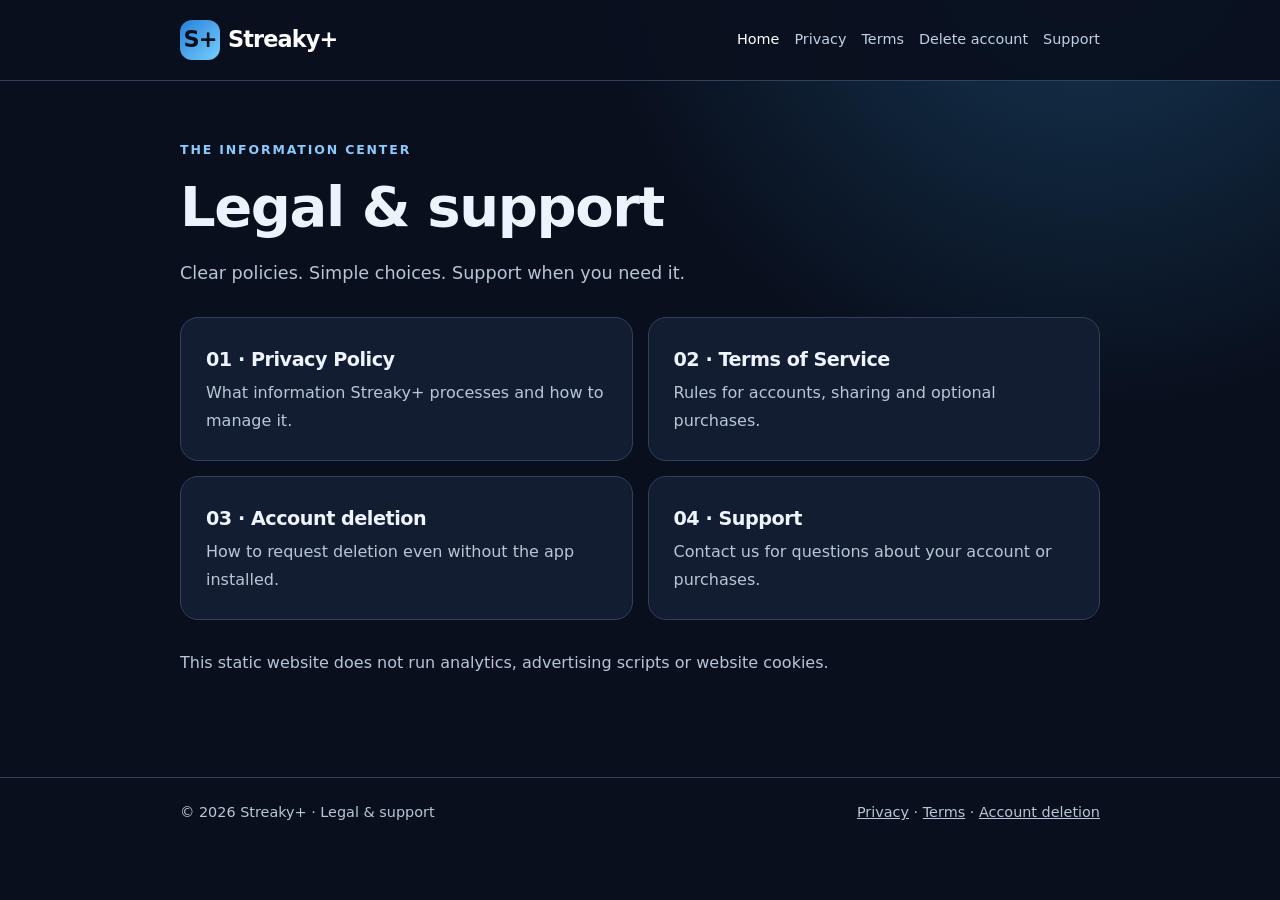
<file: index.html>
<!doctype html>
<html lang="en"><head><meta charset="utf-8"><meta name="viewport" content="width=device-width,initial-scale=1"><meta name="theme-color" content="#090f1d"><meta name="description" content="Legal & support — Streaky+ legal and support information."><title>Legal & support | Streaky+</title><link rel="stylesheet" href="styles.css"></head><body>
<a class="skip" href="#main">Skip to content</a><header><div class="wrap nav"><a href="index.html" class="brand" aria-label="Streaky+ legal home"><span class="mark">S+</span>Streaky+</a><nav class="navlinks" aria-label="Site navigation"><a href="index.html" aria-current="page">Home</a><a href="privacy.html">Privacy</a><a href="terms.html">Terms</a><a href="delete-account.html">Delete account</a><a href="support.html">Support</a></nav></div></header>
<main id="main" class="wrap"><div class="eyebrow">The information center</div><h1>Legal & support</h1><p class="lede">Clear policies. Simple choices. Support when you need it.</p><div class="grid"><a class="card" href="privacy.html"><h2>01 · Privacy Policy</h2><p>What information Streaky+ processes and how to manage it.</p></a><a class="card" href="terms.html"><h2>02 · Terms of Service</h2><p>Rules for accounts, sharing and optional purchases.</p></a><a class="card" href="delete-account.html"><h2>03 · Account deletion</h2><p>How to request deletion even without the app installed.</p></a><a class="card" href="support.html"><h2>04 · Support</h2><p>Contact us for questions about your account or purchases.</p></a></div><p style="color:var(--muted)">This static website does not run analytics, advertising scripts or website cookies.</p></main>
<footer><div class="wrap footer-inner"><span>© 2026 Streaky+ · Legal & support</span><span><a href="privacy.html">Privacy</a> · <a href="terms.html">Terms</a> · <a href="delete-account.html">Account deletion</a></span></div></footer></body></html>
</file>
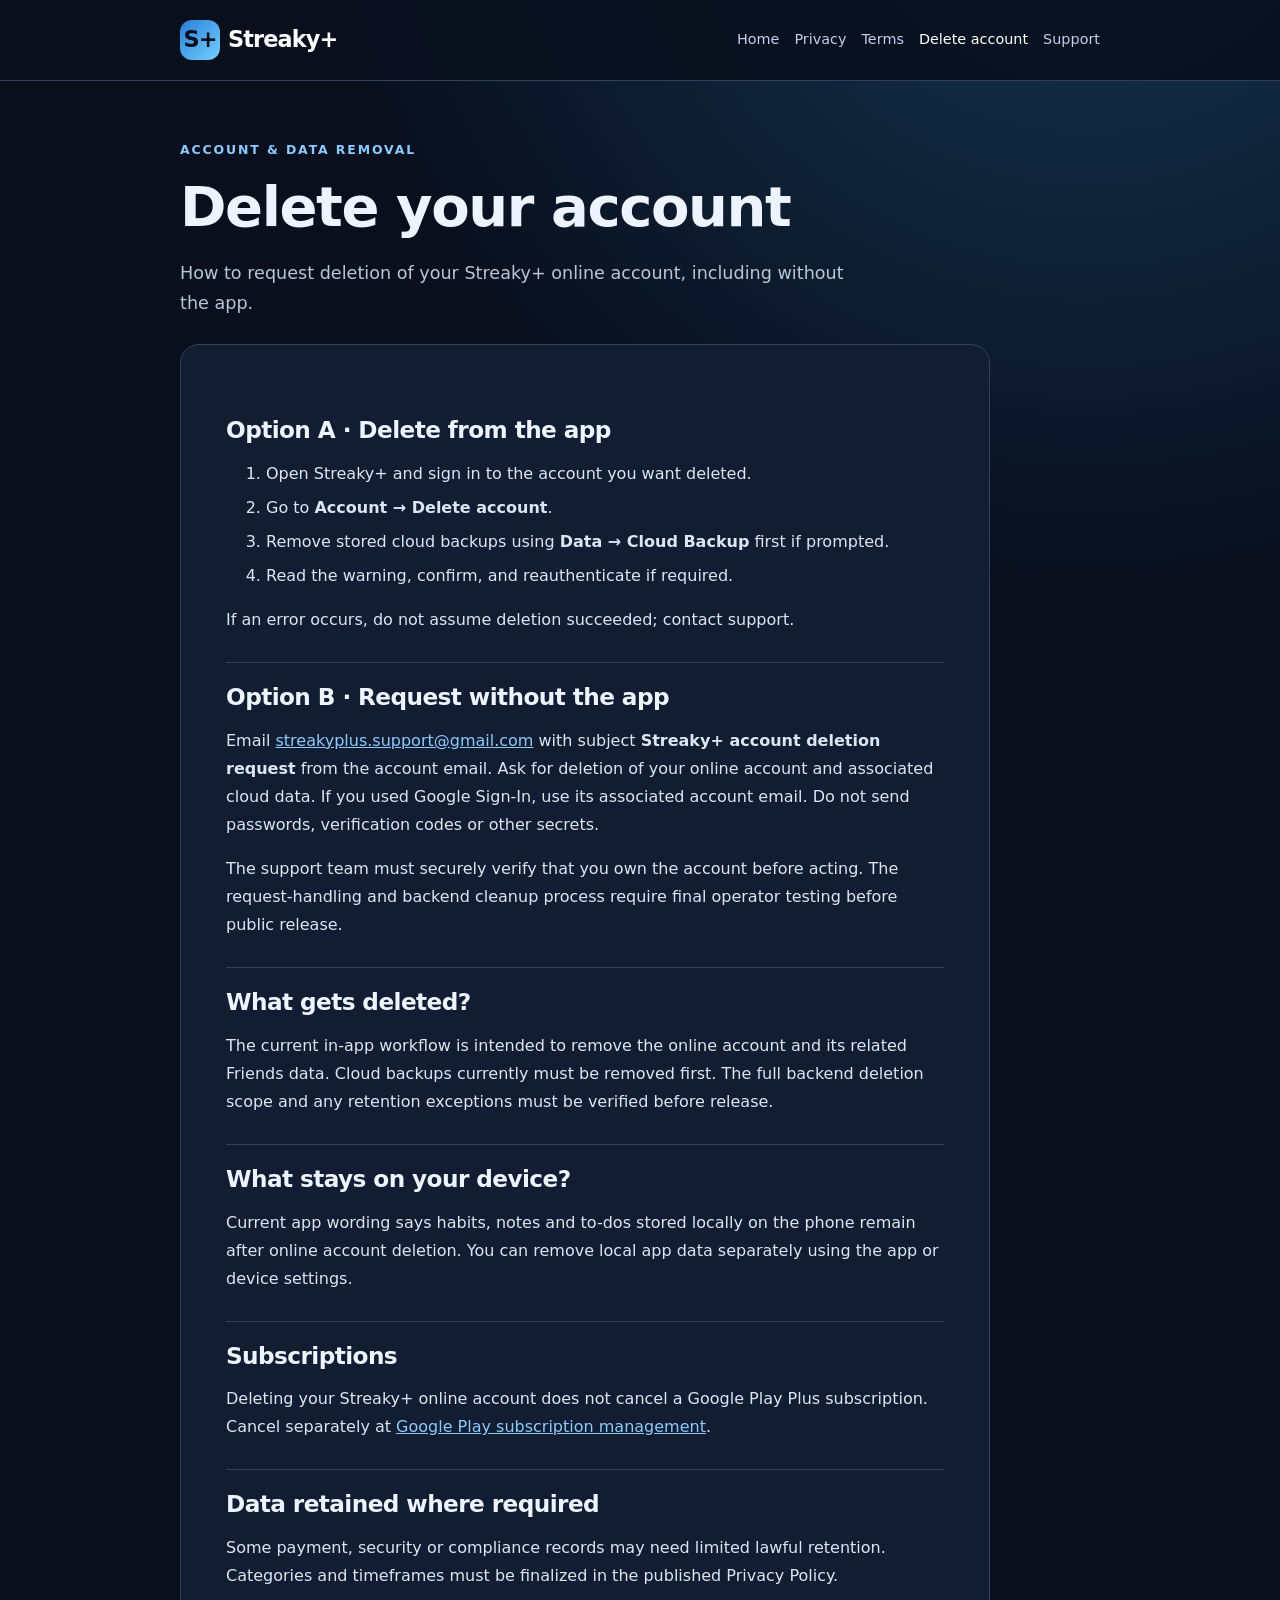
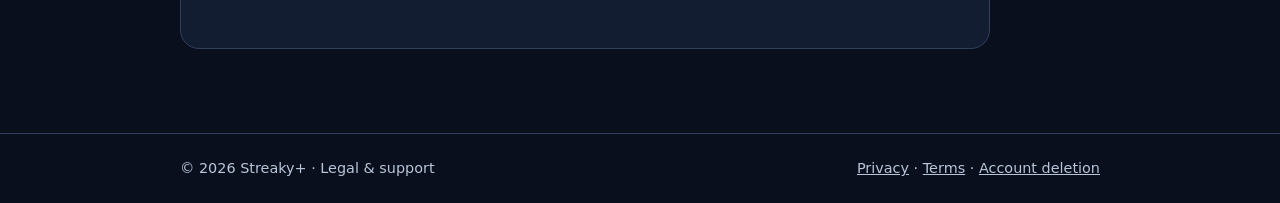
<file: delete-account.html>
<!doctype html>
<html lang="en"><head><meta charset="utf-8"><meta name="viewport" content="width=device-width,initial-scale=1"><meta name="theme-color" content="#090f1d"><meta name="description" content="Delete your account — Streaky+ legal and support information."><title>Delete your account | Streaky+</title><link rel="stylesheet" href="styles.css"></head><body>
<a class="skip" href="#main">Skip to content</a><header><div class="wrap nav"><a href="index.html" class="brand" aria-label="Streaky+ legal home"><span class="mark">S+</span>Streaky+</a><nav class="navlinks" aria-label="Site navigation"><a href="index.html">Home</a><a href="privacy.html">Privacy</a><a href="terms.html">Terms</a><a href="delete-account.html" aria-current="page">Delete account</a><a href="support.html">Support</a></nav></div></header>
<main id="main" class="wrap"><div class="eyebrow">Account & data removal</div><h1>Delete your account</h1><p class="lede">How to request deletion of your Streaky+ online account, including without the app.</p><article class="paper"><h2>Option A · Delete from the app</h2><ol><li>Open Streaky+ and sign in to the account you want deleted.</li><li>Go to <strong>Account → Delete account</strong>.</li><li>Remove stored cloud backups using <strong>Data → Cloud Backup</strong> first if prompted.</li><li>Read the warning, confirm, and reauthenticate if required.</li></ol><p>If an error occurs, do not assume deletion succeeded; contact support.</p><h2>Option B · Request without the app</h2><p>Email <a href="mailto:streakyplus.support@gmail.com">streakyplus.support@gmail.com</a> with subject <strong>Streaky+ account deletion request</strong> from the account email. Ask for deletion of your online account and associated cloud data. If you used Google Sign-In, use its associated account email. Do not send passwords, verification codes or other secrets.</p><p>The support team must securely verify that you own the account before acting. The request-handling and backend cleanup process require final operator testing before public release.</p><h2>What gets deleted?</h2><p>The current in-app workflow is intended to remove the online account and its related Friends data. Cloud backups currently must be removed first. The full backend deletion scope and any retention exceptions must be verified before release.</p><h2>What stays on your device?</h2><p>Current app wording says habits, notes and to-dos stored locally on the phone remain after online account deletion. You can remove local app data separately using the app or device settings.</p><h2>Subscriptions</h2><p>Deleting your Streaky+ online account does not cancel a Google Play Plus subscription. Cancel separately at <a href="https://play.google.com/store/account/subscriptions">Google Play subscription management</a>.</p><h2>Data retained where required</h2><p>Some payment, security or compliance records may need limited lawful retention. Categories and timeframes must be finalized in the published Privacy Policy.</p></article></main>
<footer><div class="wrap footer-inner"><span>© 2026 Streaky+ · Legal & support</span><span><a href="privacy.html">Privacy</a> · <a href="terms.html">Terms</a> · <a href="delete-account.html">Account deletion</a></span></div></footer></body></html>
</file>
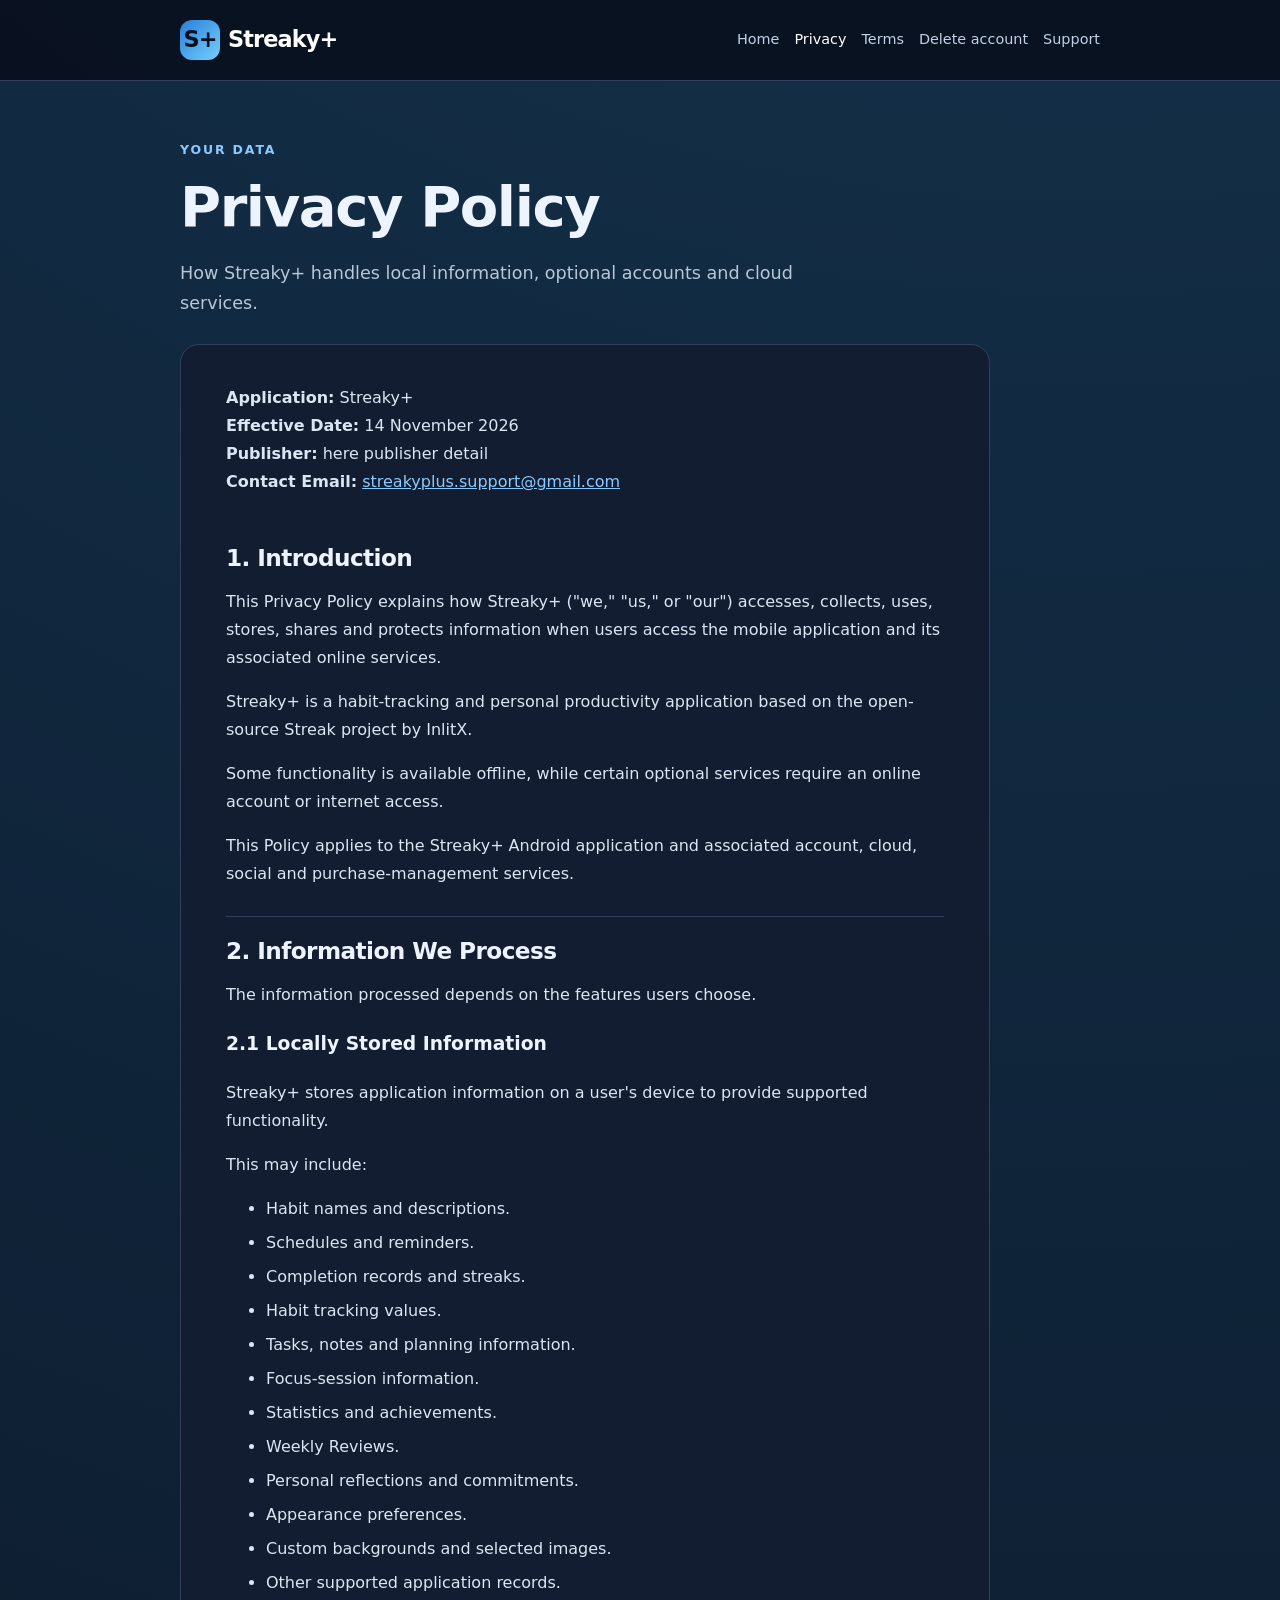
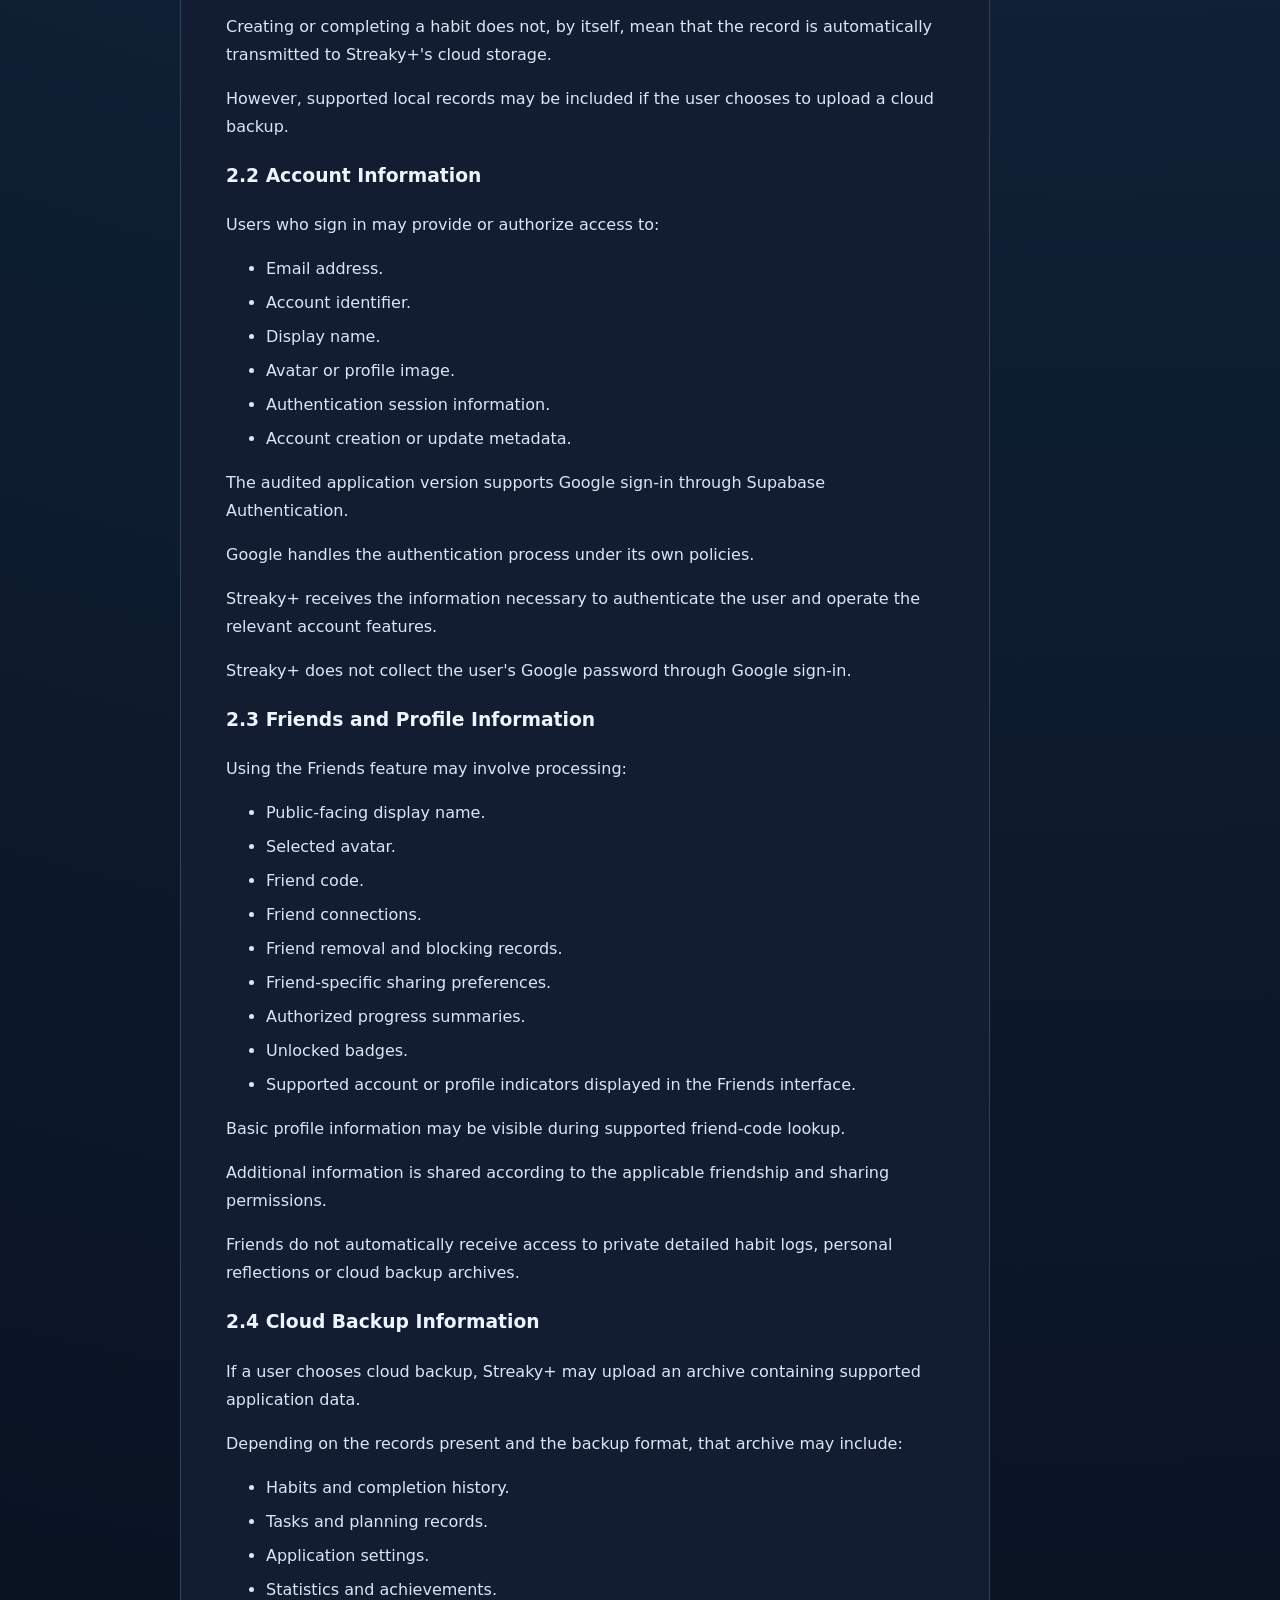
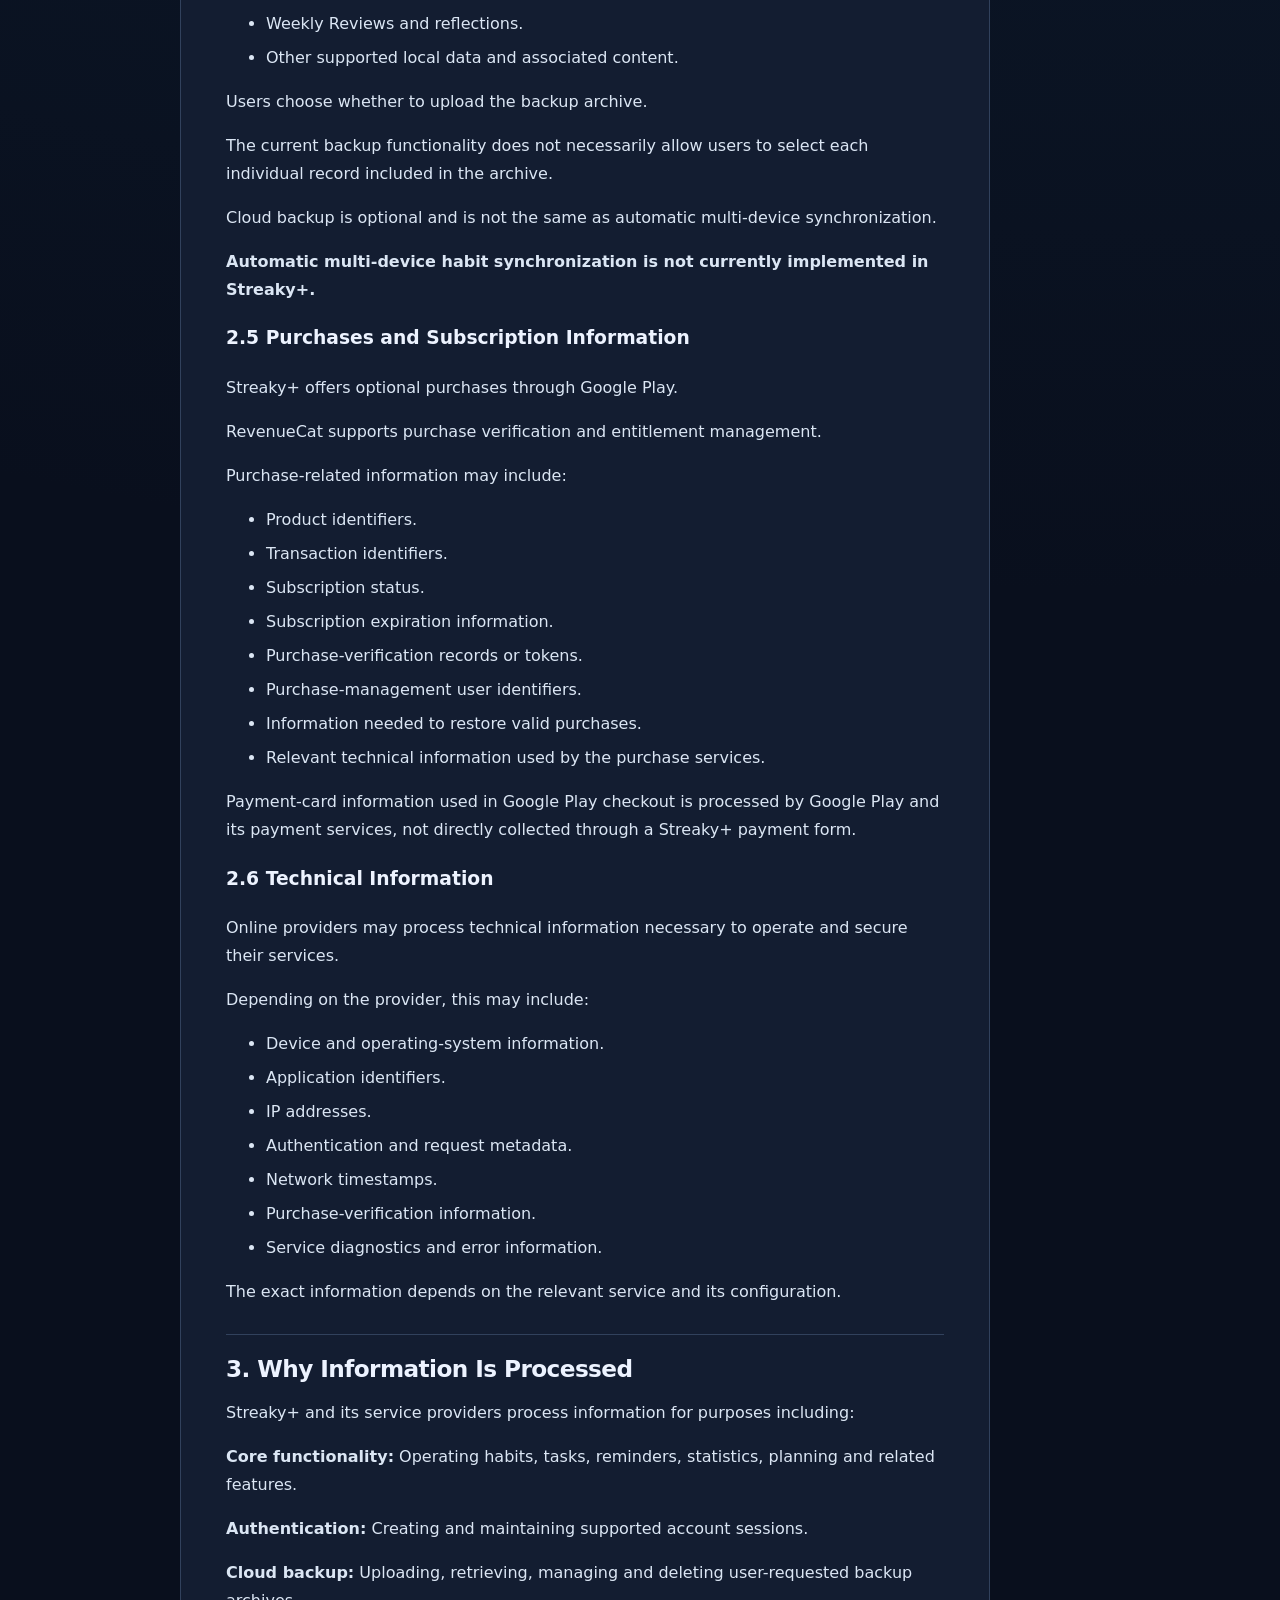
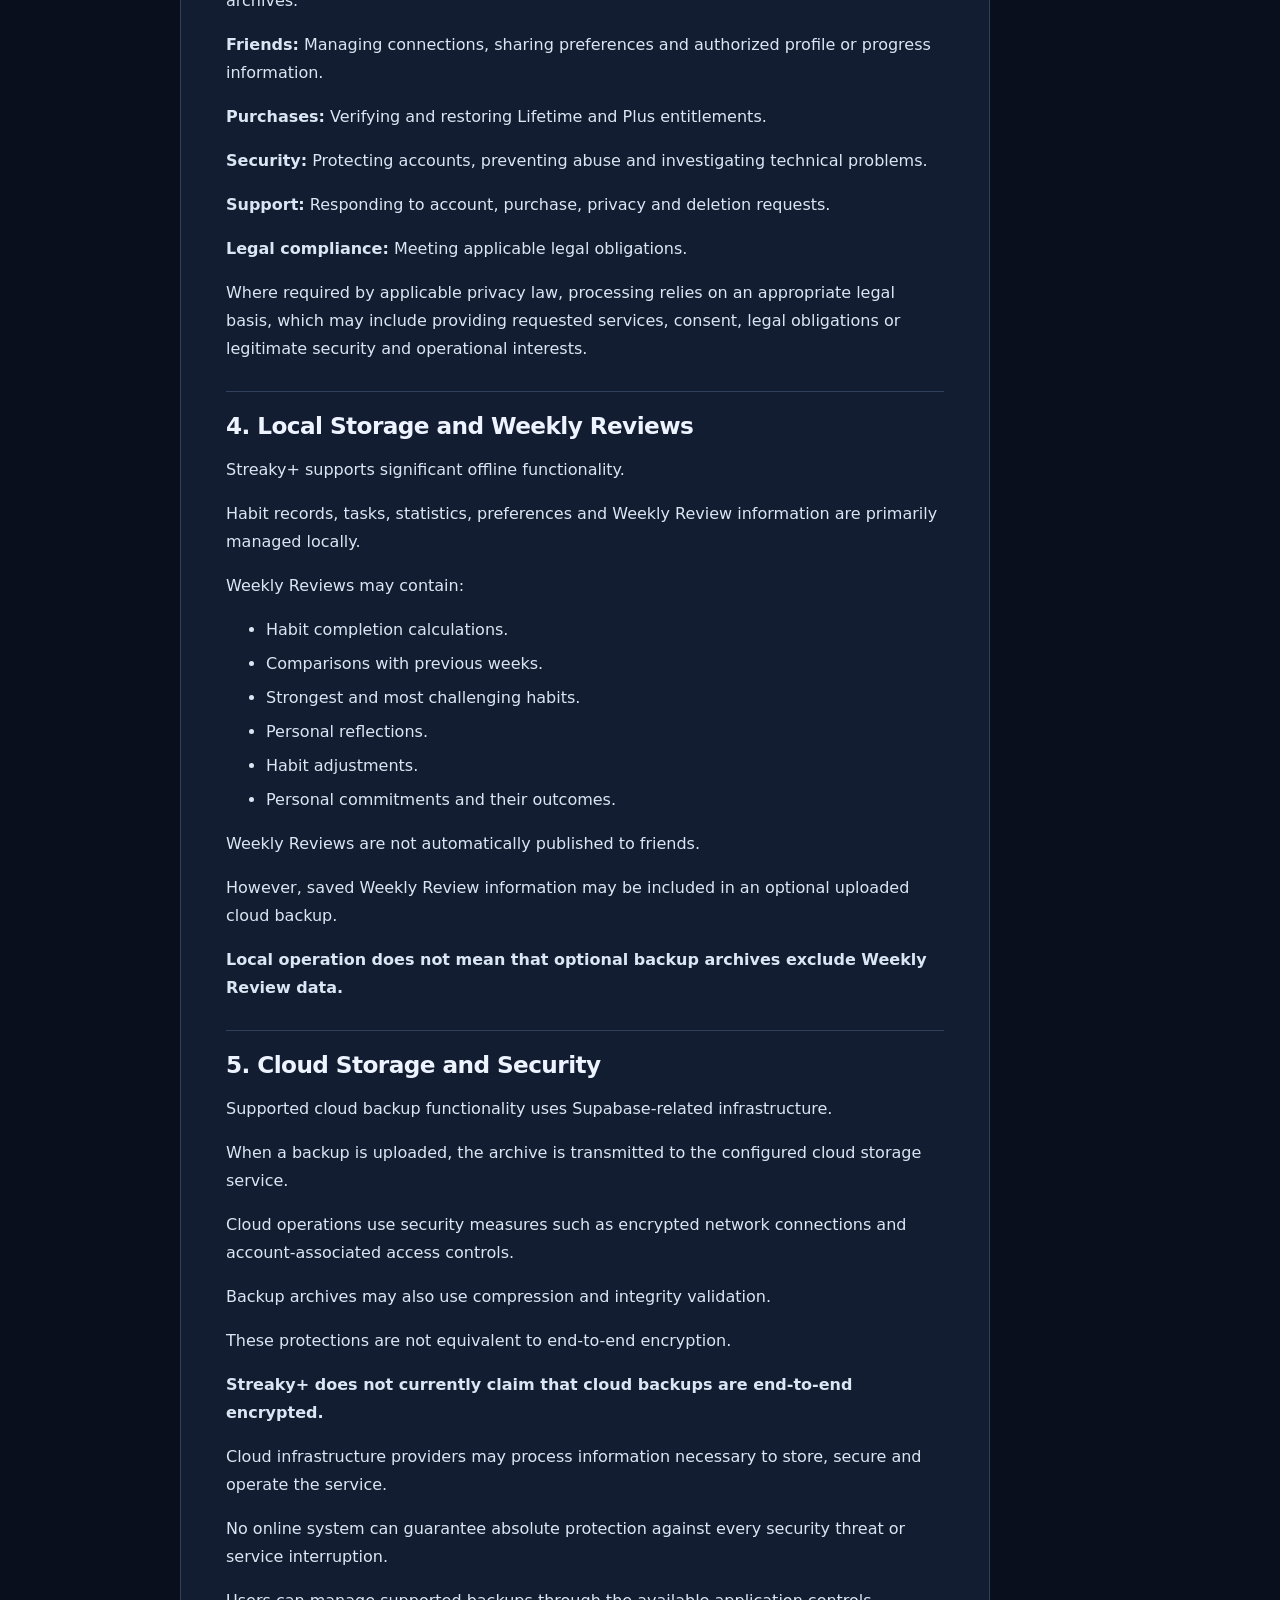
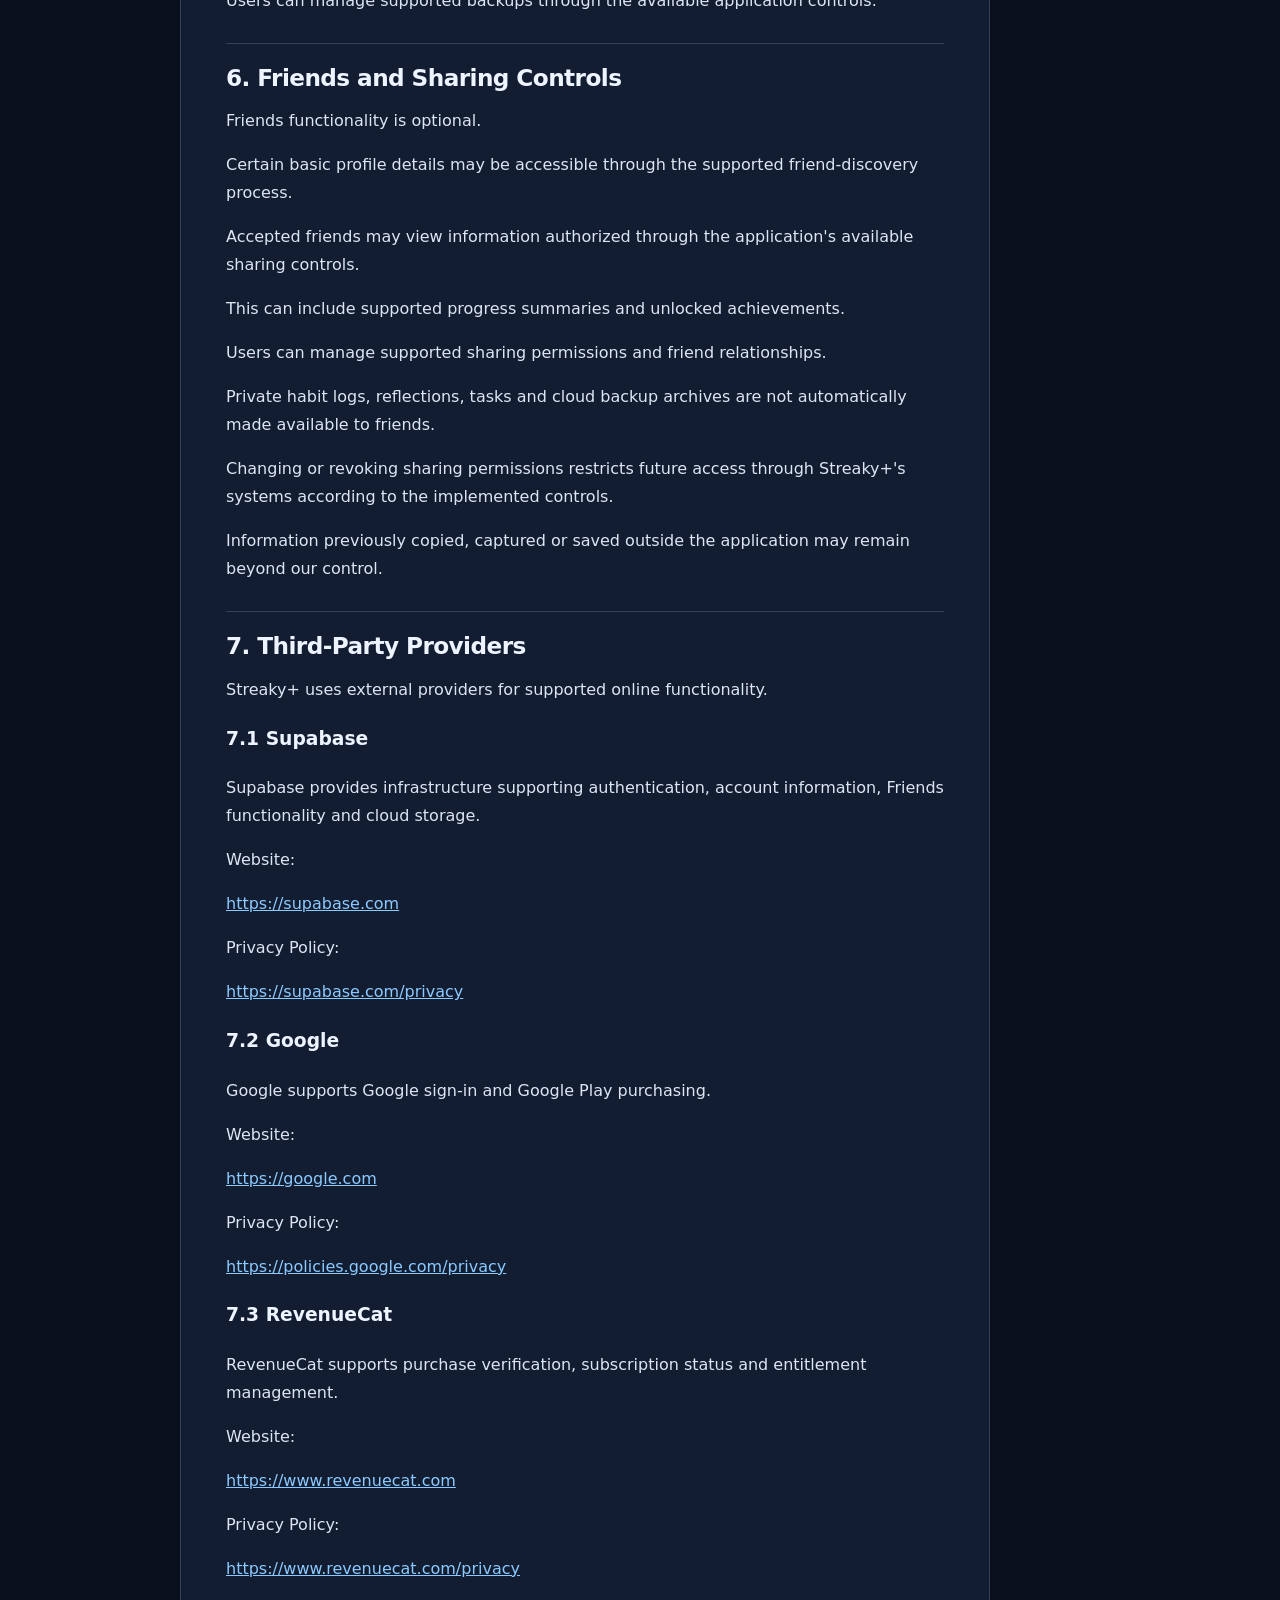
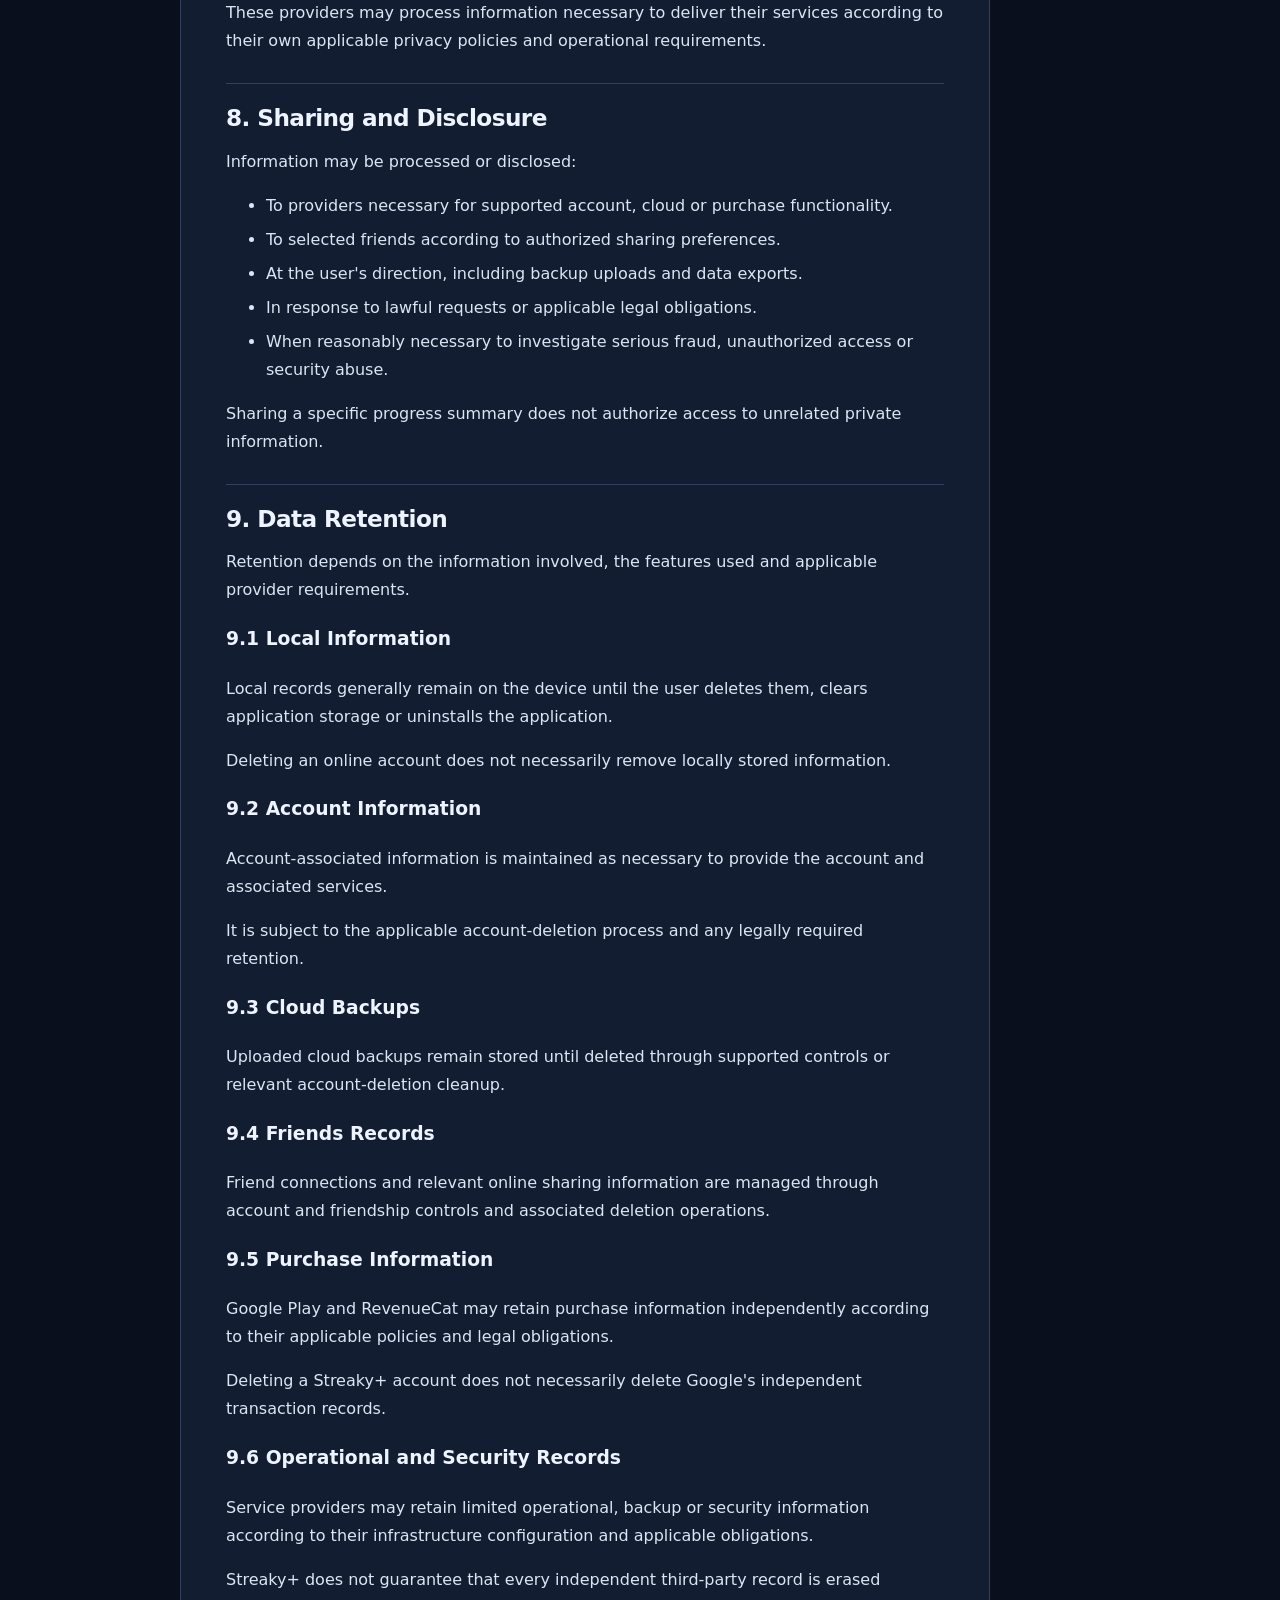
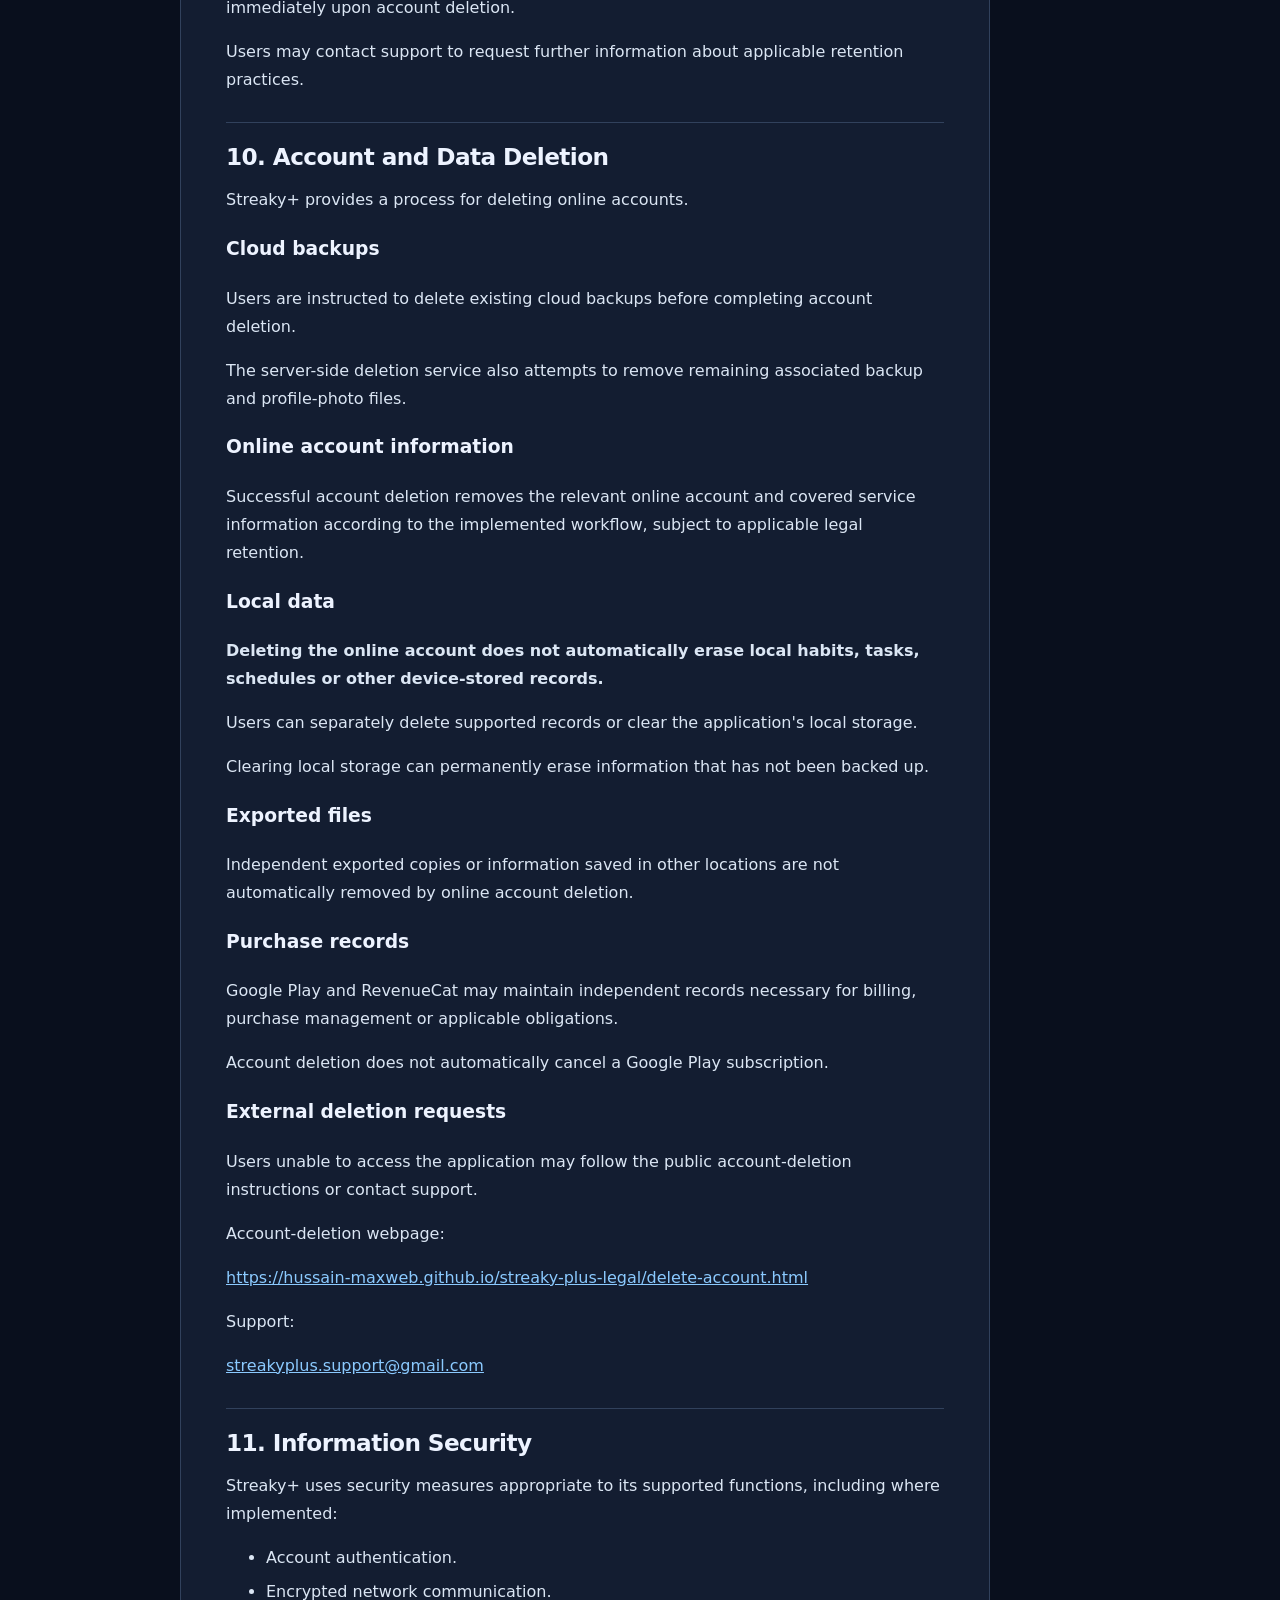
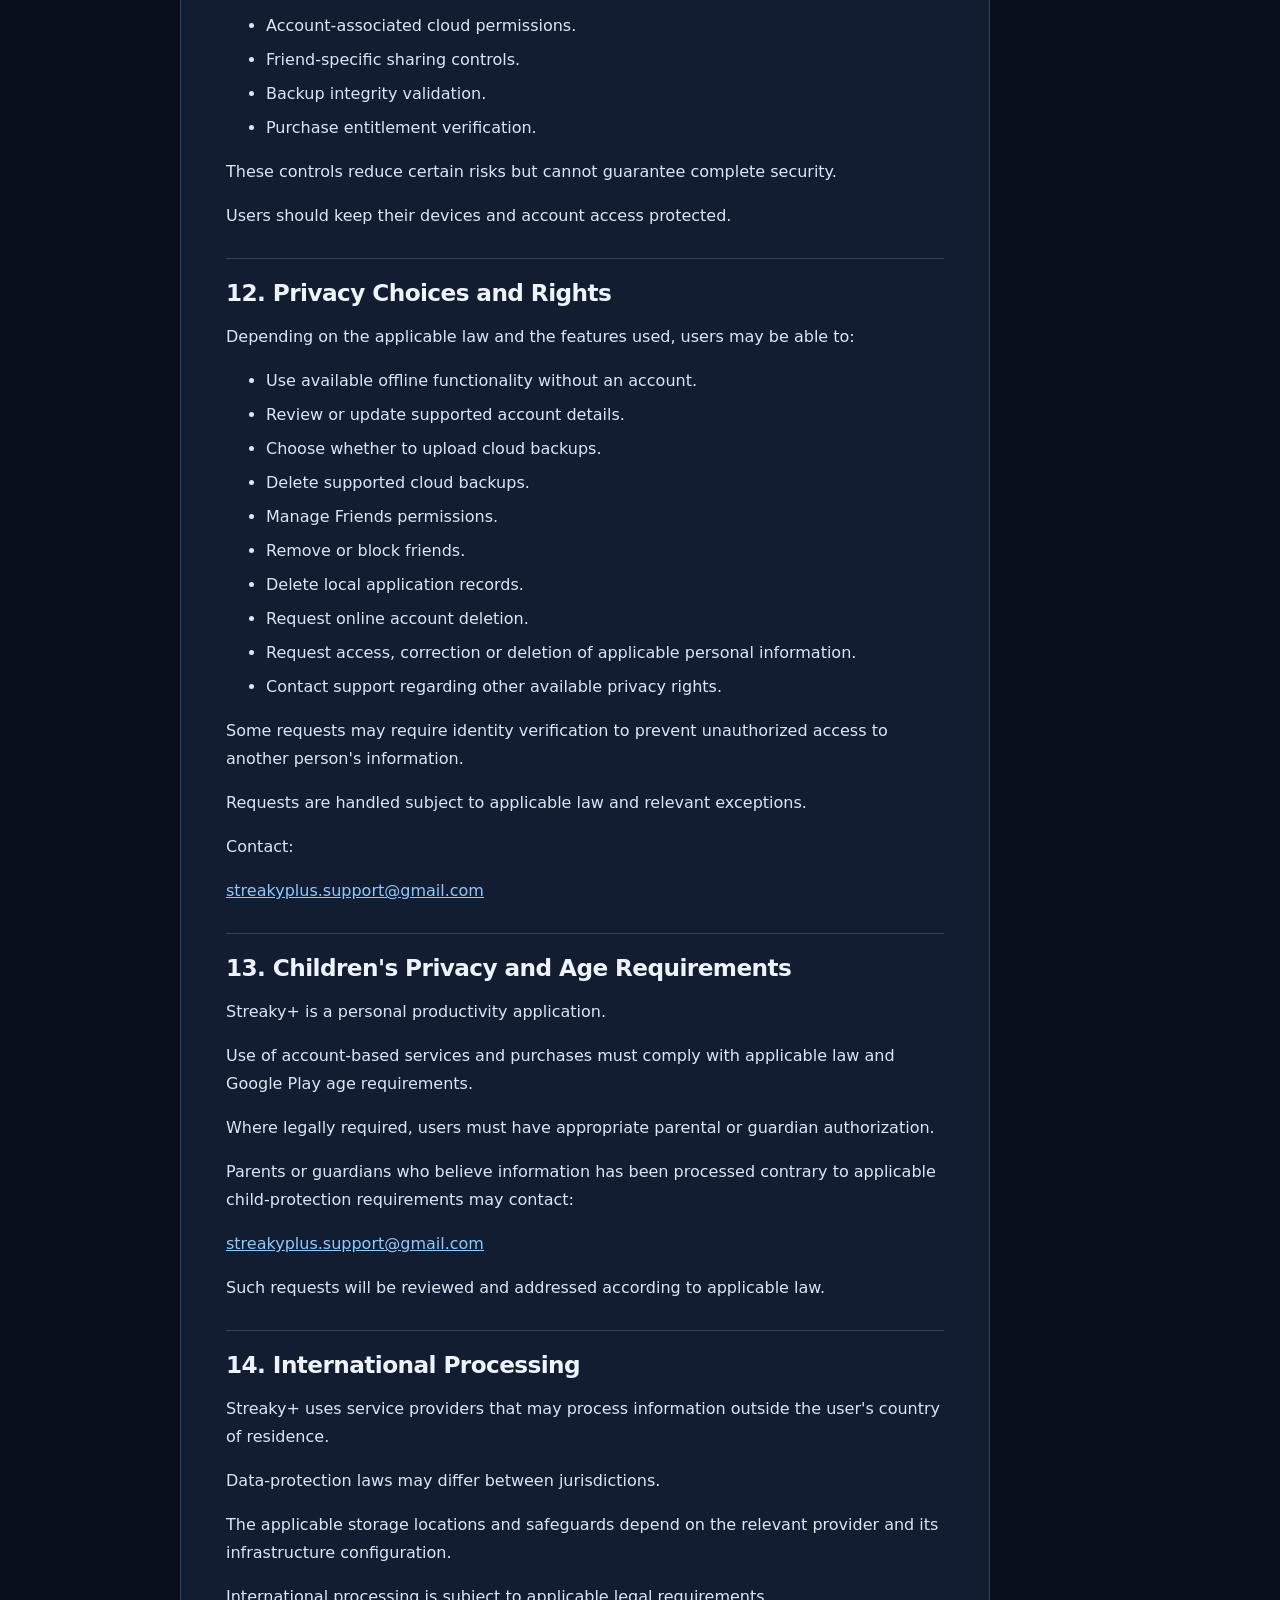
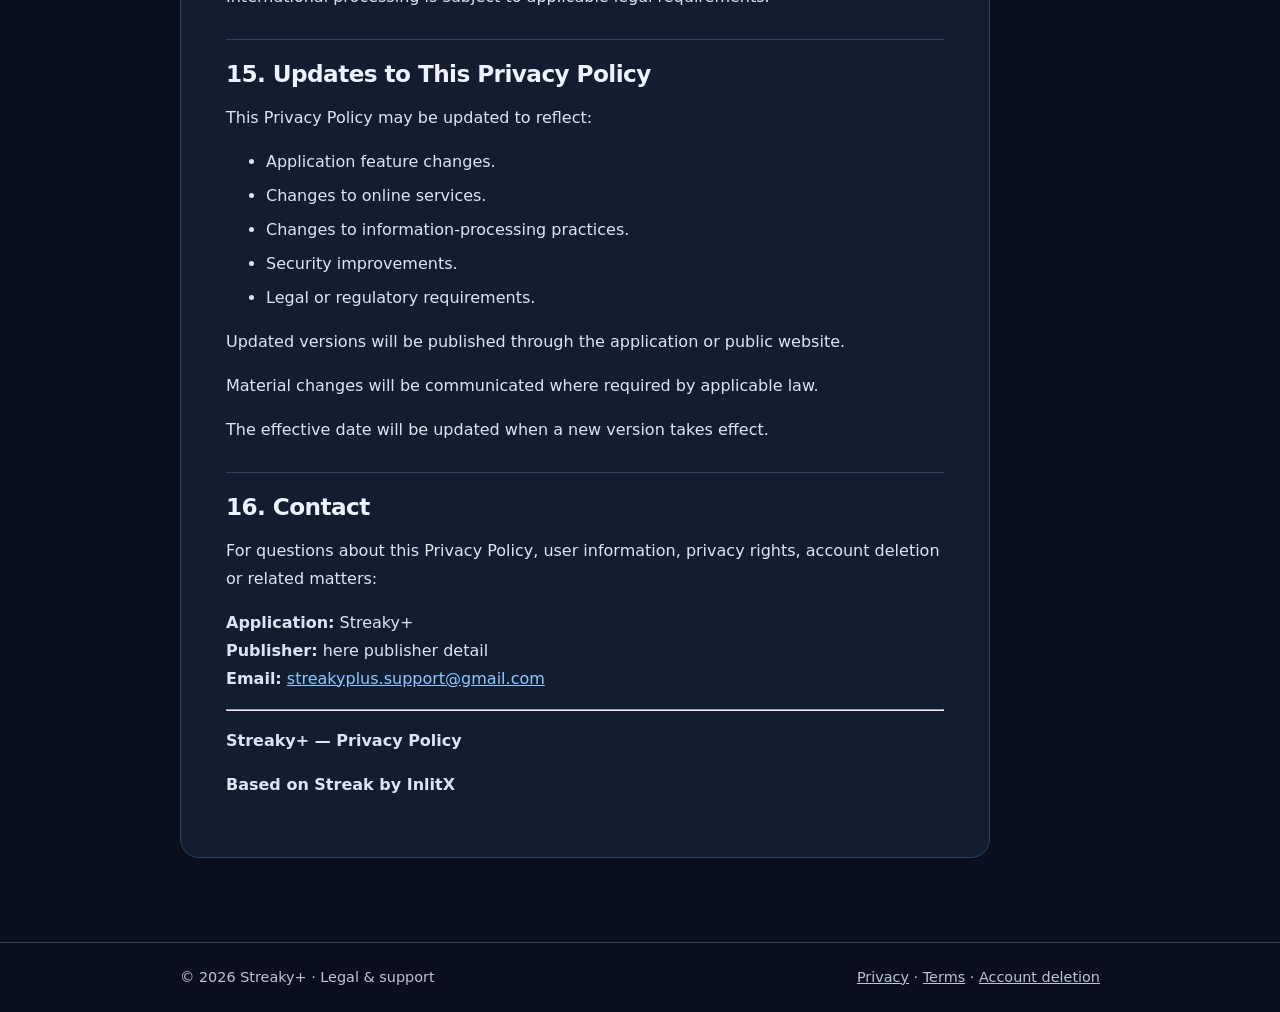
<file: privacy.html>
<!doctype html>
<html lang="en"><head><meta charset="utf-8"><meta name="viewport" content="width=device-width,initial-scale=1"><meta name="theme-color" content="#090f1d"><meta name="description" content="Privacy Policy — Streaky+ legal and support information."><title>Privacy Policy | Streaky+</title><link rel="stylesheet" href="styles.css"></head><body>
<a class="skip" href="#main">Skip to content</a><header><div class="wrap nav"><a href="index.html" class="brand" aria-label="Streaky+ legal home"><span class="mark">S+</span>Streaky+</a><nav class="navlinks" aria-label="Site navigation"><a href="index.html">Home</a><a href="privacy.html" aria-current="page">Privacy</a><a href="terms.html">Terms</a><a href="delete-account.html">Delete account</a><a href="support.html">Support</a></nav></div></header>
<main id="main" class="wrap"><div class="eyebrow">Your data</div><h1>Privacy Policy</h1><p class="lede">How Streaky+ handles local information, optional accounts and cloud services.</p><article class="paper">
<p><strong>Application:</strong> Streaky+<br>
<strong>Effective Date:</strong> 14 November 2026<br>
<strong>Publisher:</strong> here publisher detail<br>
<strong>Contact Email:</strong> <a href="mailto:streakyplus.support@gmail.com">streakyplus.support@gmail.com</a></p>
<h2>1. Introduction</h2>
<p>This Privacy Policy explains how Streaky+ (&quot;we,&quot; &quot;us,&quot; or &quot;our&quot;) accesses, collects, uses, stores, shares and protects information when users access the mobile application and its associated online services.</p>
<p>Streaky+ is a habit-tracking and personal productivity application based on the open-source Streak project by InlitX.</p>
<p>Some functionality is available offline, while certain optional services require an online account or internet access.</p>
<p>This Policy applies to the Streaky+ Android application and associated account, cloud, social and purchase-management services.</p>
<h2>2. Information We Process</h2>
<p>The information processed depends on the features users choose.</p>
<h3>2.1 Locally Stored Information</h3>
<p>Streaky+ stores application information on a user's device to provide supported functionality.</p>
<p>This may include:</p>
<ul><li>Habit names and descriptions.</li>
<li>Schedules and reminders.</li>
<li>Completion records and streaks.</li>
<li>Habit tracking values.</li>
<li>Tasks, notes and planning information.</li>
<li>Focus-session information.</li>
<li>Statistics and achievements.</li>
<li>Weekly Reviews.</li>
<li>Personal reflections and commitments.</li>
<li>Appearance preferences.</li>
<li>Custom backgrounds and selected images.</li>
<li>Other supported application records.</li></ul>
<p>Creating or completing a habit does not, by itself, mean that the record is automatically transmitted to Streaky+'s cloud storage.</p>
<p>However, supported local records may be included if the user chooses to upload a cloud backup.</p>
<h3>2.2 Account Information</h3>
<p>Users who sign in may provide or authorize access to:</p>
<ul><li>Email address.</li>
<li>Account identifier.</li>
<li>Display name.</li>
<li>Avatar or profile image.</li>
<li>Authentication session information.</li>
<li>Account creation or update metadata.</li></ul>
<p>The audited application version supports Google sign-in through Supabase Authentication.</p>
<p>Google handles the authentication process under its own policies.</p>
<p>Streaky+ receives the information necessary to authenticate the user and operate the relevant account features.</p>
<p>Streaky+ does not collect the user's Google password through Google sign-in.</p>
<h3>2.3 Friends and Profile Information</h3>
<p>Using the Friends feature may involve processing:</p>
<ul><li>Public-facing display name.</li>
<li>Selected avatar.</li>
<li>Friend code.</li>
<li>Friend connections.</li>
<li>Friend removal and blocking records.</li>
<li>Friend-specific sharing preferences.</li>
<li>Authorized progress summaries.</li>
<li>Unlocked badges.</li>
<li>Supported account or profile indicators displayed in the Friends interface.</li></ul>
<p>Basic profile information may be visible during supported friend-code lookup.</p>
<p>Additional information is shared according to the applicable friendship and sharing permissions.</p>
<p>Friends do not automatically receive access to private detailed habit logs, personal reflections or cloud backup archives.</p>
<h3>2.4 Cloud Backup Information</h3>
<p>If a user chooses cloud backup, Streaky+ may upload an archive containing supported application data.</p>
<p>Depending on the records present and the backup format, that archive may include:</p>
<ul><li>Habits and completion history.</li>
<li>Tasks and planning records.</li>
<li>Application settings.</li>
<li>Statistics and achievements.</li>
<li>Weekly Reviews and reflections.</li>
<li>Other supported local data and associated content.</li></ul>
<p>Users choose whether to upload the backup archive.</p>
<p>The current backup functionality does not necessarily allow users to select each individual record included in the archive.</p>
<p>Cloud backup is optional and is not the same as automatic multi-device synchronization.</p>
<p><strong>Automatic multi-device habit synchronization is not currently implemented in Streaky+.</strong></p>
<h3>2.5 Purchases and Subscription Information</h3>
<p>Streaky+ offers optional purchases through Google Play.</p>
<p>RevenueCat supports purchase verification and entitlement management.</p>
<p>Purchase-related information may include:</p>
<ul><li>Product identifiers.</li>
<li>Transaction identifiers.</li>
<li>Subscription status.</li>
<li>Subscription expiration information.</li>
<li>Purchase-verification records or tokens.</li>
<li>Purchase-management user identifiers.</li>
<li>Information needed to restore valid purchases.</li>
<li>Relevant technical information used by the purchase services.</li></ul>
<p>Payment-card information used in Google Play checkout is processed by Google Play and its payment services, not directly collected through a Streaky+ payment form.</p>
<h3>2.6 Technical Information</h3>
<p>Online providers may process technical information necessary to operate and secure their services.</p>
<p>Depending on the provider, this may include:</p>
<ul><li>Device and operating-system information.</li>
<li>Application identifiers.</li>
<li>IP addresses.</li>
<li>Authentication and request metadata.</li>
<li>Network timestamps.</li>
<li>Purchase-verification information.</li>
<li>Service diagnostics and error information.</li></ul>
<p>The exact information depends on the relevant service and its configuration.</p>
<h2>3. Why Information Is Processed</h2>
<p>Streaky+ and its service providers process information for purposes including:</p>
<p><strong>Core functionality:</strong> Operating habits, tasks, reminders, statistics, planning and related features.</p>
<p><strong>Authentication:</strong> Creating and maintaining supported account sessions.</p>
<p><strong>Cloud backup:</strong> Uploading, retrieving, managing and deleting user-requested backup archives.</p>
<p><strong>Friends:</strong> Managing connections, sharing preferences and authorized profile or progress information.</p>
<p><strong>Purchases:</strong> Verifying and restoring Lifetime and Plus entitlements.</p>
<p><strong>Security:</strong> Protecting accounts, preventing abuse and investigating technical problems.</p>
<p><strong>Support:</strong> Responding to account, purchase, privacy and deletion requests.</p>
<p><strong>Legal compliance:</strong> Meeting applicable legal obligations.</p>
<p>Where required by applicable privacy law, processing relies on an appropriate legal basis, which may include providing requested services, consent, legal obligations or legitimate security and operational interests.</p>
<h2>4. Local Storage and Weekly Reviews</h2>
<p>Streaky+ supports significant offline functionality.</p>
<p>Habit records, tasks, statistics, preferences and Weekly Review information are primarily managed locally.</p>
<p>Weekly Reviews may contain:</p>
<ul><li>Habit completion calculations.</li>
<li>Comparisons with previous weeks.</li>
<li>Strongest and most challenging habits.</li>
<li>Personal reflections.</li>
<li>Habit adjustments.</li>
<li>Personal commitments and their outcomes.</li></ul>
<p>Weekly Reviews are not automatically published to friends.</p>
<p>However, saved Weekly Review information may be included in an optional uploaded cloud backup.</p>
<p><strong>Local operation does not mean that optional backup archives exclude Weekly Review data.</strong></p>
<h2>5. Cloud Storage and Security</h2>
<p>Supported cloud backup functionality uses Supabase-related infrastructure.</p>
<p>When a backup is uploaded, the archive is transmitted to the configured cloud storage service.</p>
<p>Cloud operations use security measures such as encrypted network connections and account-associated access controls.</p>
<p>Backup archives may also use compression and integrity validation.</p>
<p>These protections are not equivalent to end-to-end encryption.</p>
<p><strong>Streaky+ does not currently claim that cloud backups are end-to-end encrypted.</strong></p>
<p>Cloud infrastructure providers may process information necessary to store, secure and operate the service.</p>
<p>No online system can guarantee absolute protection against every security threat or service interruption.</p>
<p>Users can manage supported backups through the available application controls.</p>
<h2>6. Friends and Sharing Controls</h2>
<p>Friends functionality is optional.</p>
<p>Certain basic profile details may be accessible through the supported friend-discovery process.</p>
<p>Accepted friends may view information authorized through the application's available sharing controls.</p>
<p>This can include supported progress summaries and unlocked achievements.</p>
<p>Users can manage supported sharing permissions and friend relationships.</p>
<p>Private habit logs, reflections, tasks and cloud backup archives are not automatically made available to friends.</p>
<p>Changing or revoking sharing permissions restricts future access through Streaky+'s systems according to the implemented controls.</p>
<p>Information previously copied, captured or saved outside the application may remain beyond our control.</p>
<h2>7. Third-Party Providers</h2>
<p>Streaky+ uses external providers for supported online functionality.</p>
<h3>7.1 Supabase</h3>
<p>Supabase provides infrastructure supporting authentication, account information, Friends functionality and cloud storage.</p>
<p>Website:</p>
<p><a href="https://supabase.com">https://supabase.com</a></p>
<p>Privacy Policy:</p>
<p><a href="https://supabase.com/privacy">https://supabase.com/privacy</a></p>
<h3>7.2 Google</h3>
<p>Google supports Google sign-in and Google Play purchasing.</p>
<p>Website:</p>
<p><a href="https://google.com">https://google.com</a></p>
<p>Privacy Policy:</p>
<p><a href="https://policies.google.com/privacy">https://policies.google.com/privacy</a></p>
<h3>7.3 RevenueCat</h3>
<p>RevenueCat supports purchase verification, subscription status and entitlement management.</p>
<p>Website:</p>
<p><a href="https://www.revenuecat.com">https://www.revenuecat.com</a></p>
<p>Privacy Policy:</p>
<p><a href="https://www.revenuecat.com/privacy">https://www.revenuecat.com/privacy</a></p>
<p>These providers may process information necessary to deliver their services according to their own applicable privacy policies and operational requirements.</p>
<h2>8. Sharing and Disclosure</h2>
<p>Information may be processed or disclosed:</p>
<ul><li>To providers necessary for supported account, cloud or purchase functionality.</li>
<li>To selected friends according to authorized sharing preferences.</li>
<li>At the user's direction, including backup uploads and data exports.</li>
<li>In response to lawful requests or applicable legal obligations.</li>
<li>When reasonably necessary to investigate serious fraud, unauthorized access or security abuse.</li></ul>
<p>Sharing a specific progress summary does not authorize access to unrelated private information.</p>
<h2>9. Data Retention</h2>
<p>Retention depends on the information involved, the features used and applicable provider requirements.</p>
<h3>9.1 Local Information</h3>
<p>Local records generally remain on the device until the user deletes them, clears application storage or uninstalls the application.</p>
<p>Deleting an online account does not necessarily remove locally stored information.</p>
<h3>9.2 Account Information</h3>
<p>Account-associated information is maintained as necessary to provide the account and associated services.</p>
<p>It is subject to the applicable account-deletion process and any legally required retention.</p>
<h3>9.3 Cloud Backups</h3>
<p>Uploaded cloud backups remain stored until deleted through supported controls or relevant account-deletion cleanup.</p>
<h3>9.4 Friends Records</h3>
<p>Friend connections and relevant online sharing information are managed through account and friendship controls and associated deletion operations.</p>
<h3>9.5 Purchase Information</h3>
<p>Google Play and RevenueCat may retain purchase information independently according to their applicable policies and legal obligations.</p>
<p>Deleting a Streaky+ account does not necessarily delete Google's independent transaction records.</p>
<h3>9.6 Operational and Security Records</h3>
<p>Service providers may retain limited operational, backup or security information according to their infrastructure configuration and applicable obligations.</p>
<p>Streaky+ does not guarantee that every independent third-party record is erased immediately upon account deletion.</p>
<p>Users may contact support to request further information about applicable retention practices.</p>
<h2>10. Account and Data Deletion</h2>
<p>Streaky+ provides a process for deleting online accounts.</p>
<h3>Cloud backups</h3>
<p>Users are instructed to delete existing cloud backups before completing account deletion.</p>
<p>The server-side deletion service also attempts to remove remaining associated backup and profile-photo files.</p>
<h3>Online account information</h3>
<p>Successful account deletion removes the relevant online account and covered service information according to the implemented workflow, subject to applicable legal retention.</p>
<h3>Local data</h3>
<p><strong>Deleting the online account does not automatically erase local habits, tasks, schedules or other device-stored records.</strong></p>
<p>Users can separately delete supported records or clear the application's local storage.</p>
<p>Clearing local storage can permanently erase information that has not been backed up.</p>
<h3>Exported files</h3>
<p>Independent exported copies or information saved in other locations are not automatically removed by online account deletion.</p>
<h3>Purchase records</h3>
<p>Google Play and RevenueCat may maintain independent records necessary for billing, purchase management or applicable obligations.</p>
<p>Account deletion does not automatically cancel a Google Play subscription.</p>
<h3>External deletion requests</h3>
<p>Users unable to access the application may follow the public account-deletion instructions or contact support.</p>
<p>Account-deletion webpage:</p>
<p><a href="https://hussain-maxweb.github.io/streaky-plus-legal/delete-account.html">https://hussain-maxweb.github.io/streaky-plus-legal/delete-account.html</a></p>
<p>Support:</p>
<p><a href="mailto:streakyplus.support@gmail.com">streakyplus.support@gmail.com</a></p>
<h2>11. Information Security</h2>
<p>Streaky+ uses security measures appropriate to its supported functions, including where implemented:</p>
<ul><li>Account authentication.</li>
<li>Encrypted network communication.</li>
<li>Account-associated cloud permissions.</li>
<li>Friend-specific sharing controls.</li>
<li>Backup integrity validation.</li>
<li>Purchase entitlement verification.</li></ul>
<p>These controls reduce certain risks but cannot guarantee complete security.</p>
<p>Users should keep their devices and account access protected.</p>
<h2>12. Privacy Choices and Rights</h2>
<p>Depending on the applicable law and the features used, users may be able to:</p>
<ul><li>Use available offline functionality without an account.</li>
<li>Review or update supported account details.</li>
<li>Choose whether to upload cloud backups.</li>
<li>Delete supported cloud backups.</li>
<li>Manage Friends permissions.</li>
<li>Remove or block friends.</li>
<li>Delete local application records.</li>
<li>Request online account deletion.</li>
<li>Request access, correction or deletion of applicable personal information.</li>
<li>Contact support regarding other available privacy rights.</li></ul>
<p>Some requests may require identity verification to prevent unauthorized access to another person's information.</p>
<p>Requests are handled subject to applicable law and relevant exceptions.</p>
<p>Contact:</p>
<p><a href="mailto:streakyplus.support@gmail.com">streakyplus.support@gmail.com</a></p>
<h2>13. Children's Privacy and Age Requirements</h2>
<p>Streaky+ is a personal productivity application.</p>
<p>Use of account-based services and purchases must comply with applicable law and Google Play age requirements.</p>
<p>Where legally required, users must have appropriate parental or guardian authorization.</p>
<p>Parents or guardians who believe information has been processed contrary to applicable child-protection requirements may contact:</p>
<p><a href="mailto:streakyplus.support@gmail.com">streakyplus.support@gmail.com</a></p>
<p>Such requests will be reviewed and addressed according to applicable law.</p>
<h2>14. International Processing</h2>
<p>Streaky+ uses service providers that may process information outside the user's country of residence.</p>
<p>Data-protection laws may differ between jurisdictions.</p>
<p>The applicable storage locations and safeguards depend on the relevant provider and its infrastructure configuration.</p>
<p>International processing is subject to applicable legal requirements.</p>
<h2>15. Updates to This Privacy Policy</h2>
<p>This Privacy Policy may be updated to reflect:</p>
<ul><li>Application feature changes.</li>
<li>Changes to online services.</li>
<li>Changes to information-processing practices.</li>
<li>Security improvements.</li>
<li>Legal or regulatory requirements.</li></ul>
<p>Updated versions will be published through the application or public website.</p>
<p>Material changes will be communicated where required by applicable law.</p>
<p>The effective date will be updated when a new version takes effect.</p>
<h2>16. Contact</h2>
<p>For questions about this Privacy Policy, user information, privacy rights, account deletion or related matters:</p>
<p><strong>Application:</strong> Streaky+<br>
<strong>Publisher:</strong> here publisher detail<br>
<strong>Email:</strong> <a href="mailto:streakyplus.support@gmail.com">streakyplus.support@gmail.com</a></p>
<hr>
<p><strong>Streaky+ — Privacy Policy</strong></p>
<p><strong>Based on Streak by InlitX</strong></p>
</article></main>
<footer><div class="wrap footer-inner"><span>© 2026 Streaky+ · Legal & support</span><span><a href="privacy.html">Privacy</a> · <a href="terms.html">Terms</a> · <a href="delete-account.html">Account deletion</a></span></div></footer></body></html>
</file>
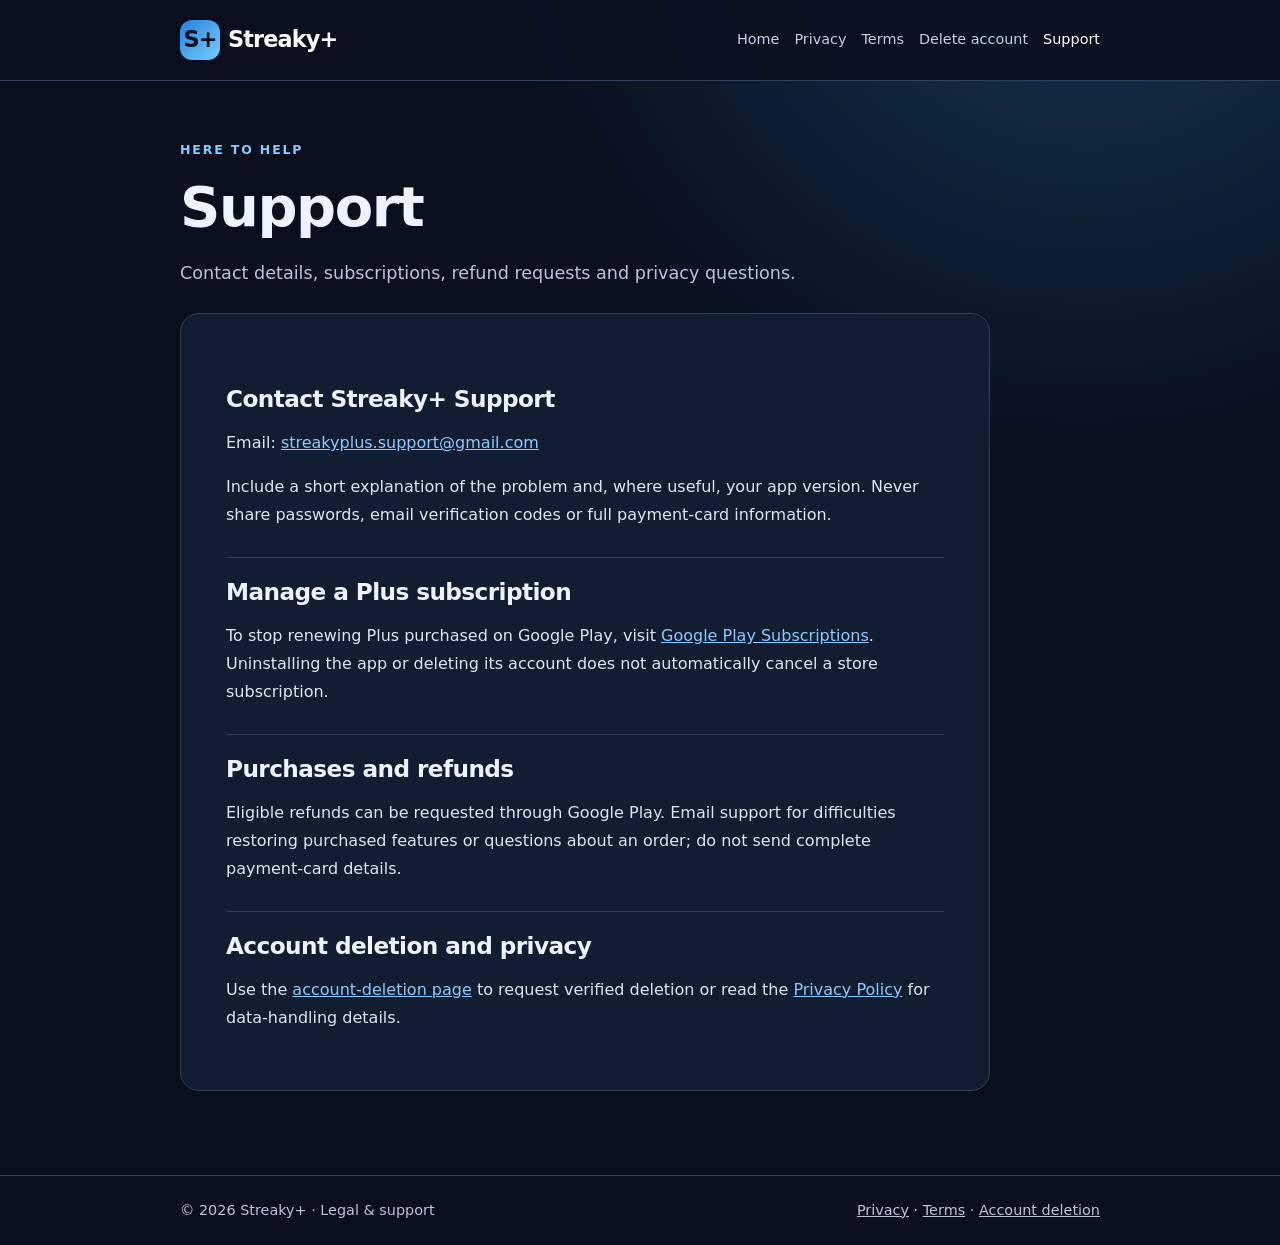
<file: support.html>
<!doctype html>
<html lang="en"><head><meta charset="utf-8"><meta name="viewport" content="width=device-width,initial-scale=1"><meta name="theme-color" content="#090f1d"><meta name="description" content="Support — Streaky+ legal and support information."><title>Support | Streaky+</title><link rel="stylesheet" href="styles.css"></head><body>
<a class="skip" href="#main">Skip to content</a><header><div class="wrap nav"><a href="index.html" class="brand" aria-label="Streaky+ legal home"><span class="mark">S+</span>Streaky+</a><nav class="navlinks" aria-label="Site navigation"><a href="index.html">Home</a><a href="privacy.html">Privacy</a><a href="terms.html">Terms</a><a href="delete-account.html">Delete account</a><a href="support.html" aria-current="page">Support</a></nav></div></header>
<main id="main" class="wrap"><div class="eyebrow">Here to help</div><h1>Support</h1><p class="lede">Contact details, subscriptions, refund requests and privacy questions.</p><article class="paper"><h2>Contact Streaky+ Support</h2><p>Email: <a href="mailto:streakyplus.support@gmail.com">streakyplus.support@gmail.com</a></p><p>Include a short explanation of the problem and, where useful, your app version. Never share passwords, email verification codes or full payment-card information.</p><h2>Manage a Plus subscription</h2><p>To stop renewing Plus purchased on Google Play, visit <a href="https://play.google.com/store/account/subscriptions">Google Play Subscriptions</a>. Uninstalling the app or deleting its account does not automatically cancel a store subscription.</p><h2>Purchases and refunds</h2><p>Eligible refunds can be requested through Google Play. Email support for difficulties restoring purchased features or questions about an order; do not send complete payment-card details.</p><h2>Account deletion and privacy</h2><p>Use the <a href="delete-account.html">account-deletion page</a> to request verified deletion or read the <a href="privacy.html">Privacy Policy</a> for data-handling details.</p></article></main>
<footer><div class="wrap footer-inner"><span>© 2026 Streaky+ · Legal & support</span><span><a href="privacy.html">Privacy</a> · <a href="terms.html">Terms</a> · <a href="delete-account.html">Account deletion</a></span></div></footer></body></html>
</file>
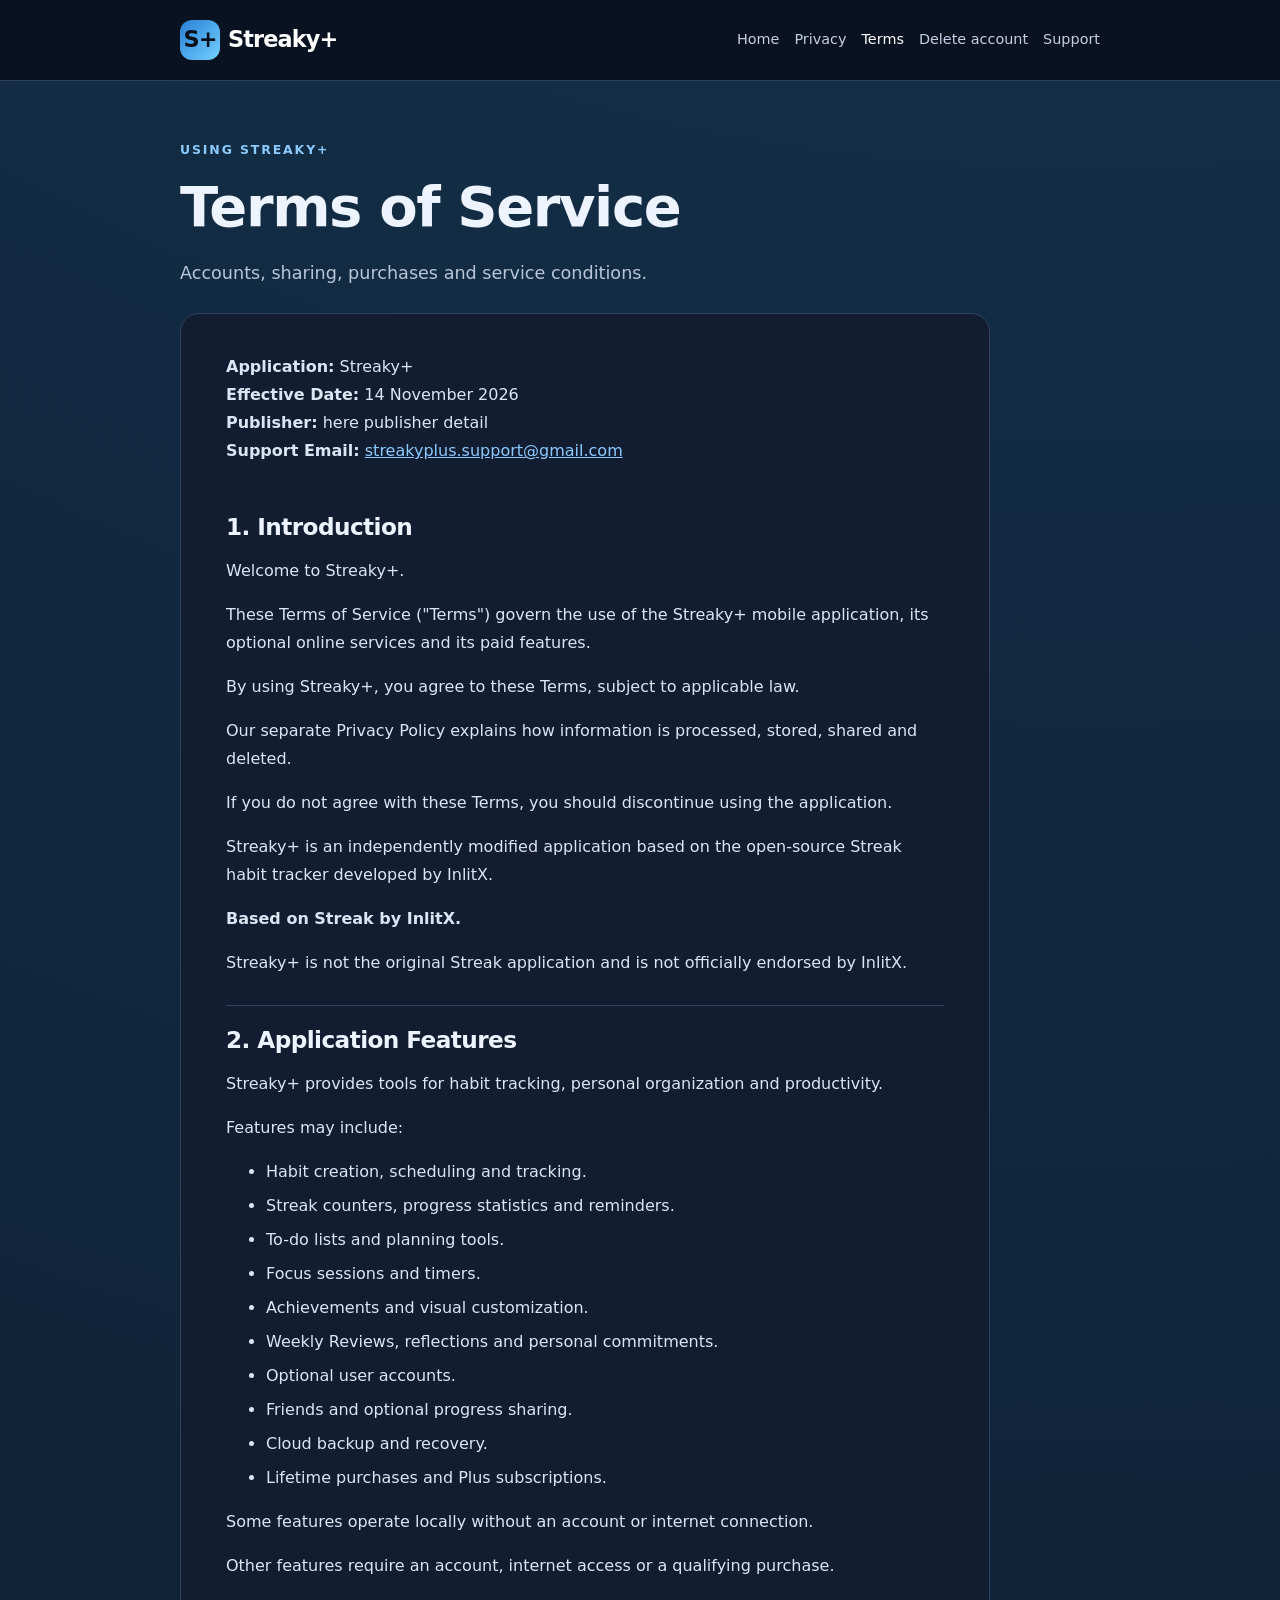
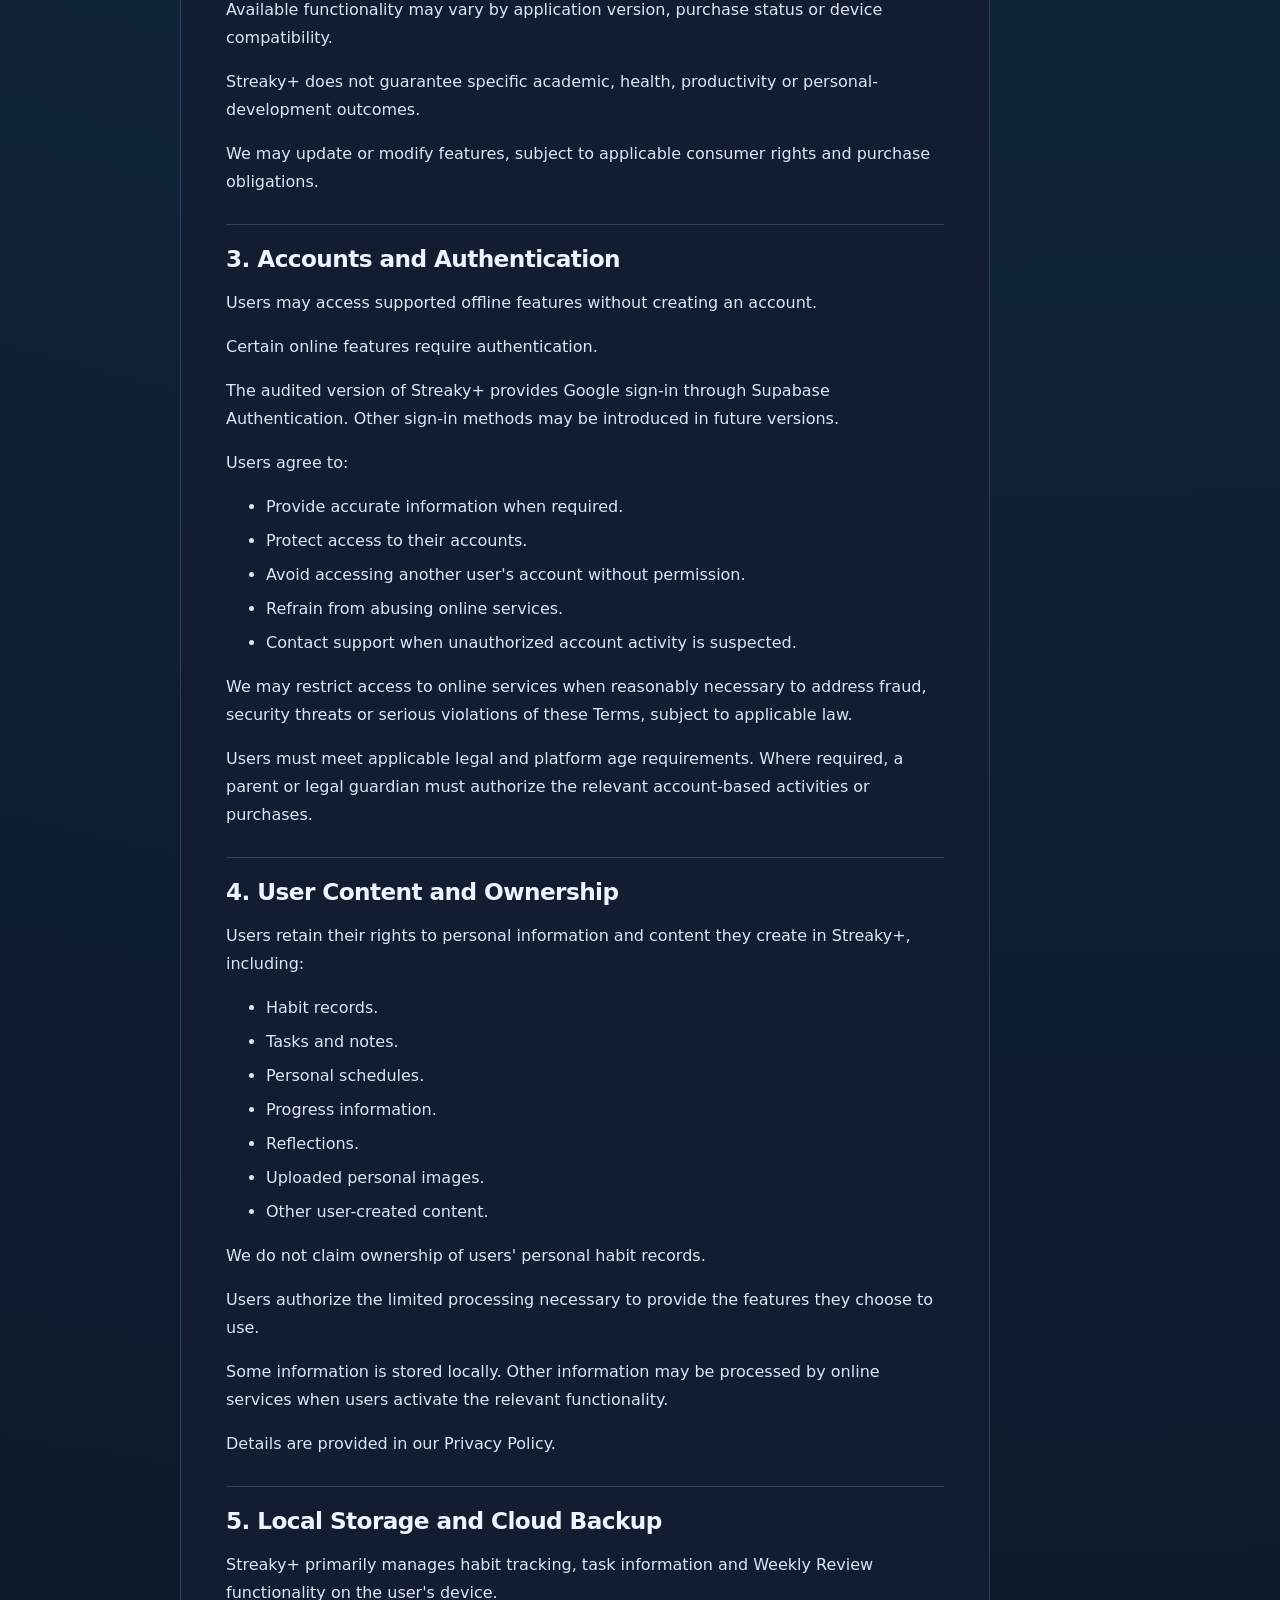
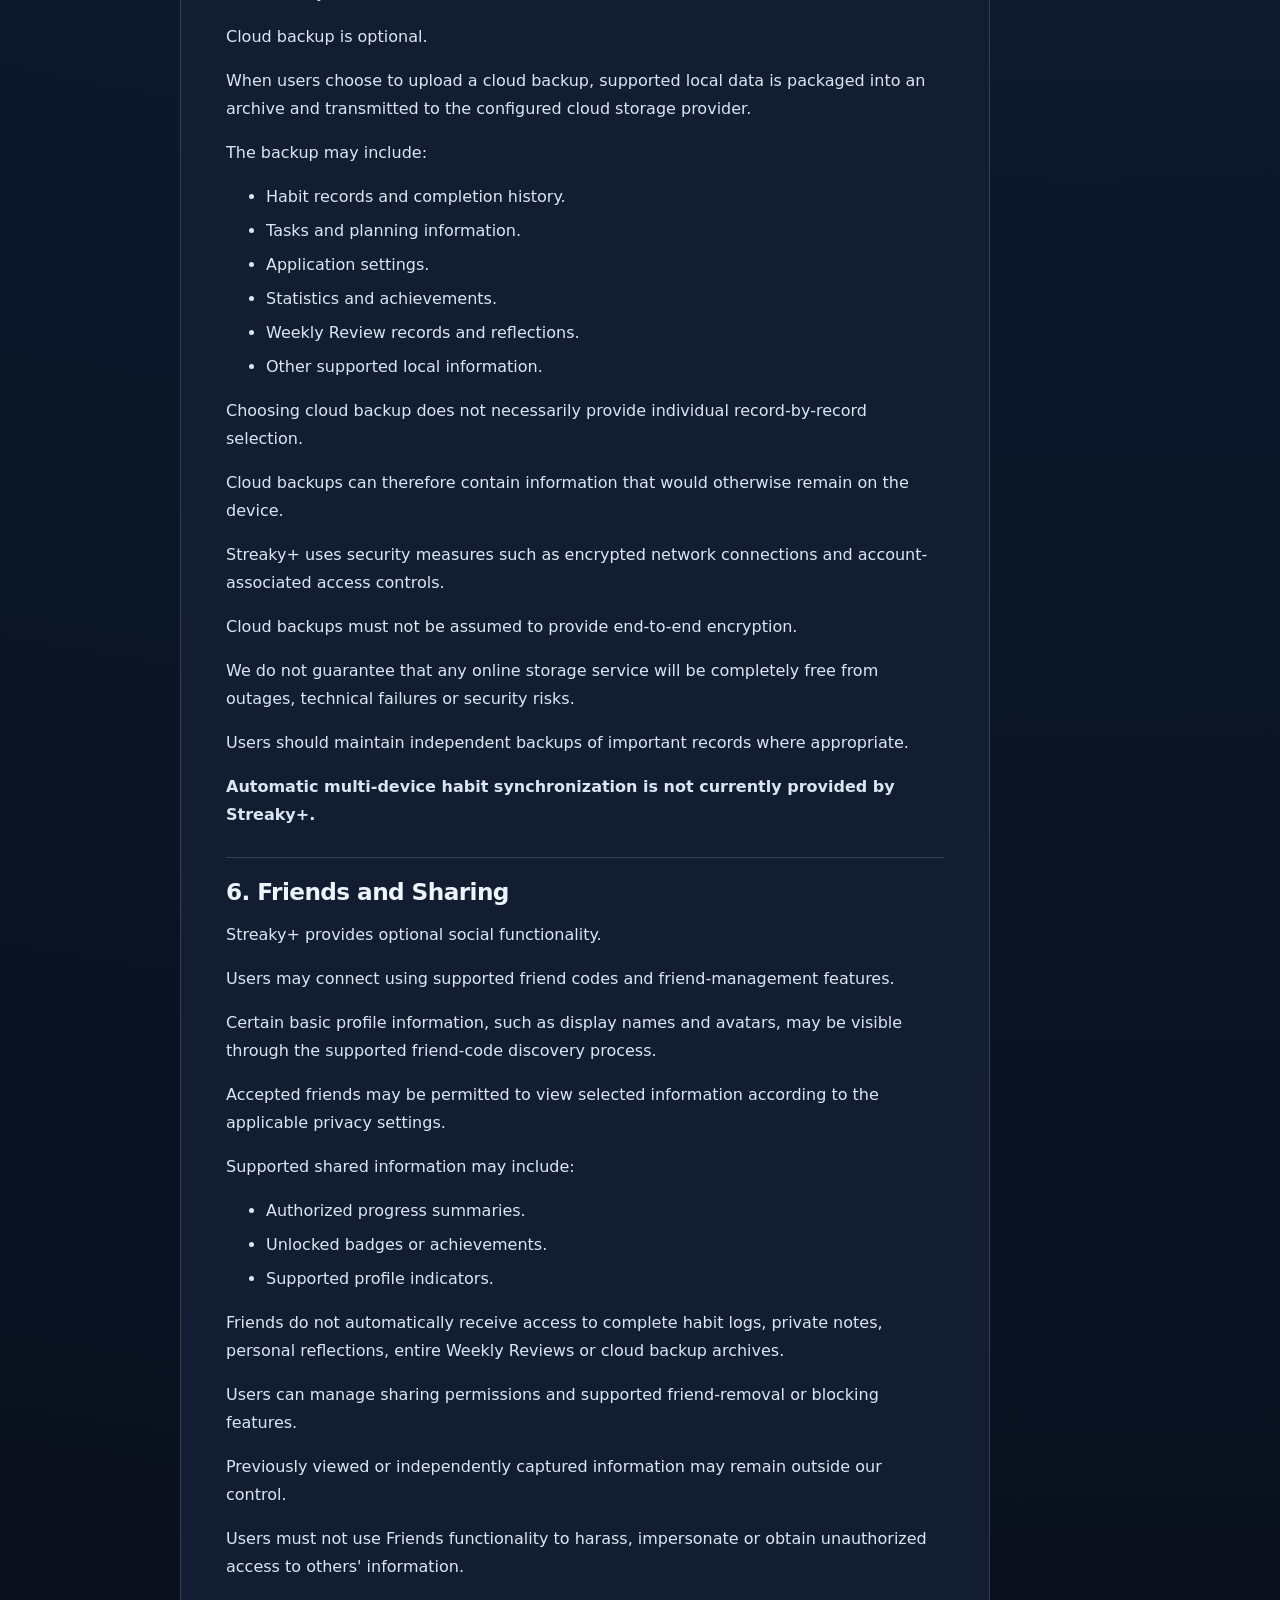
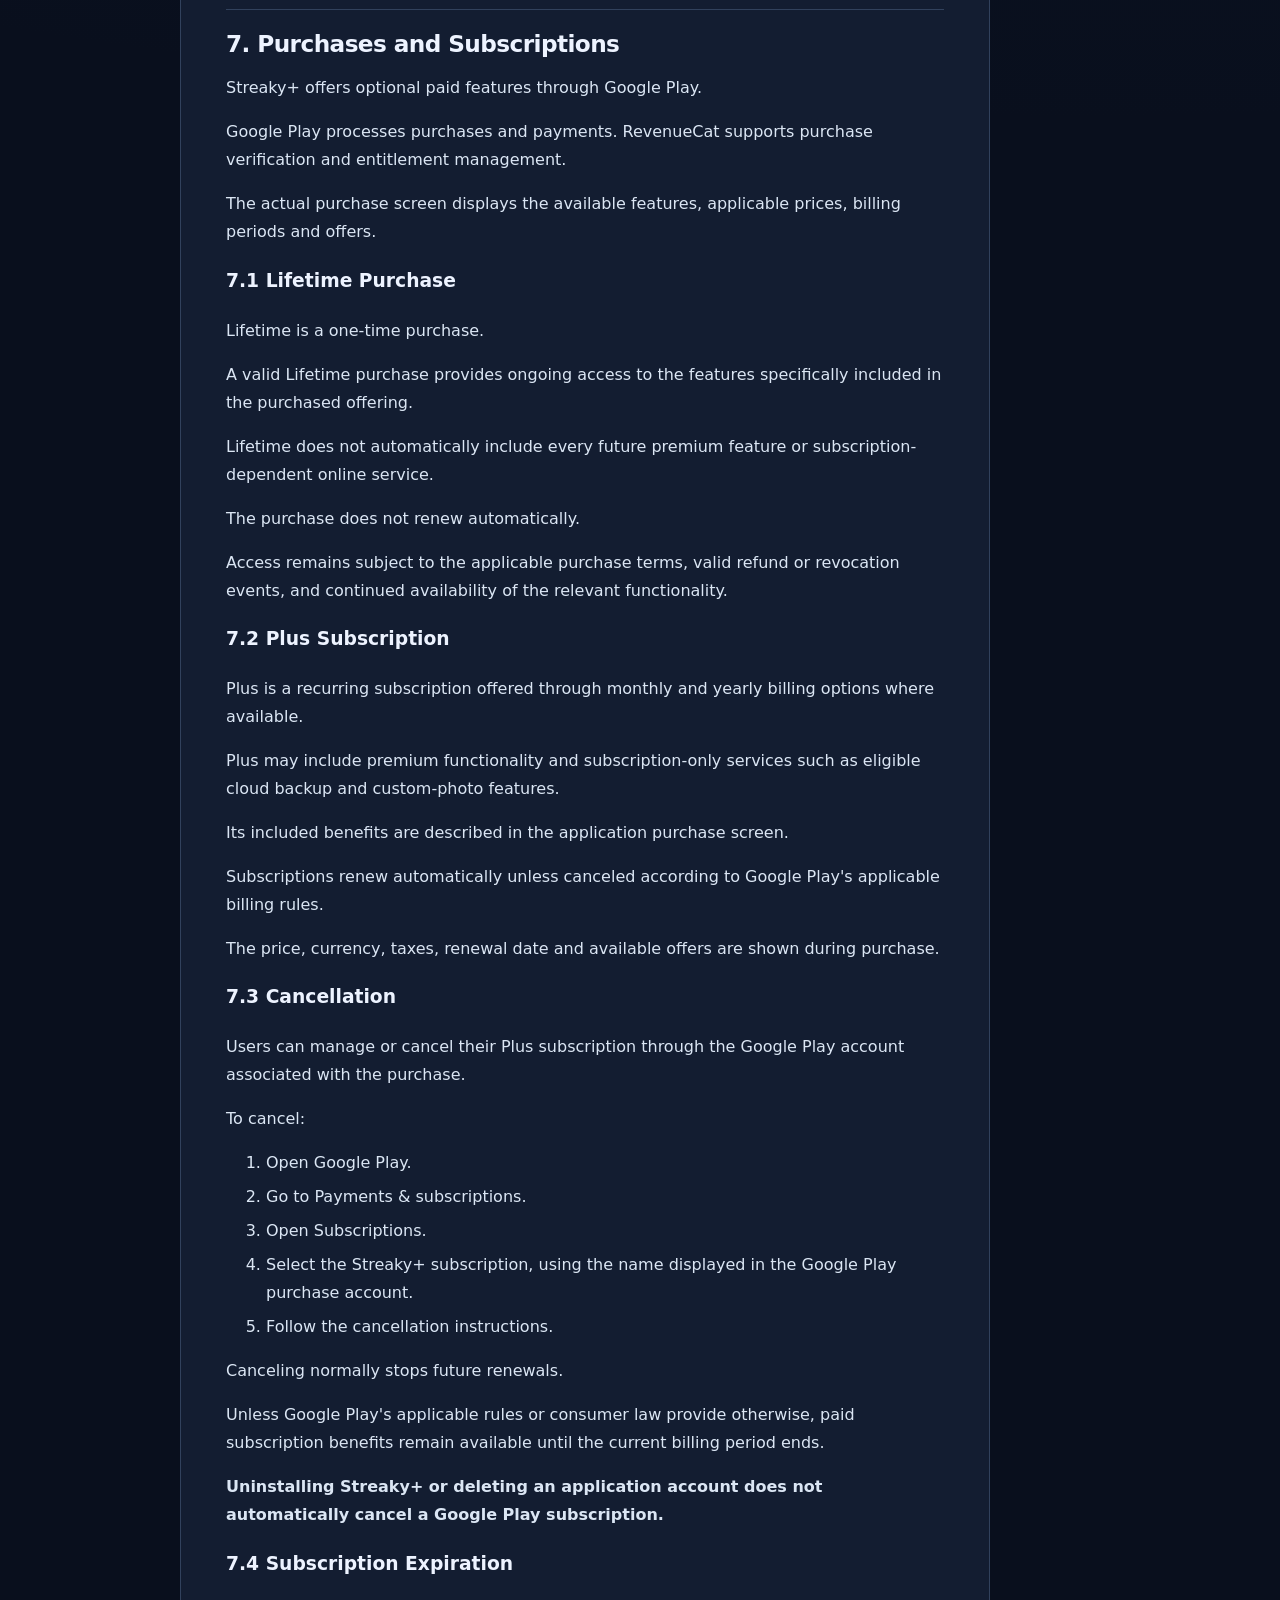
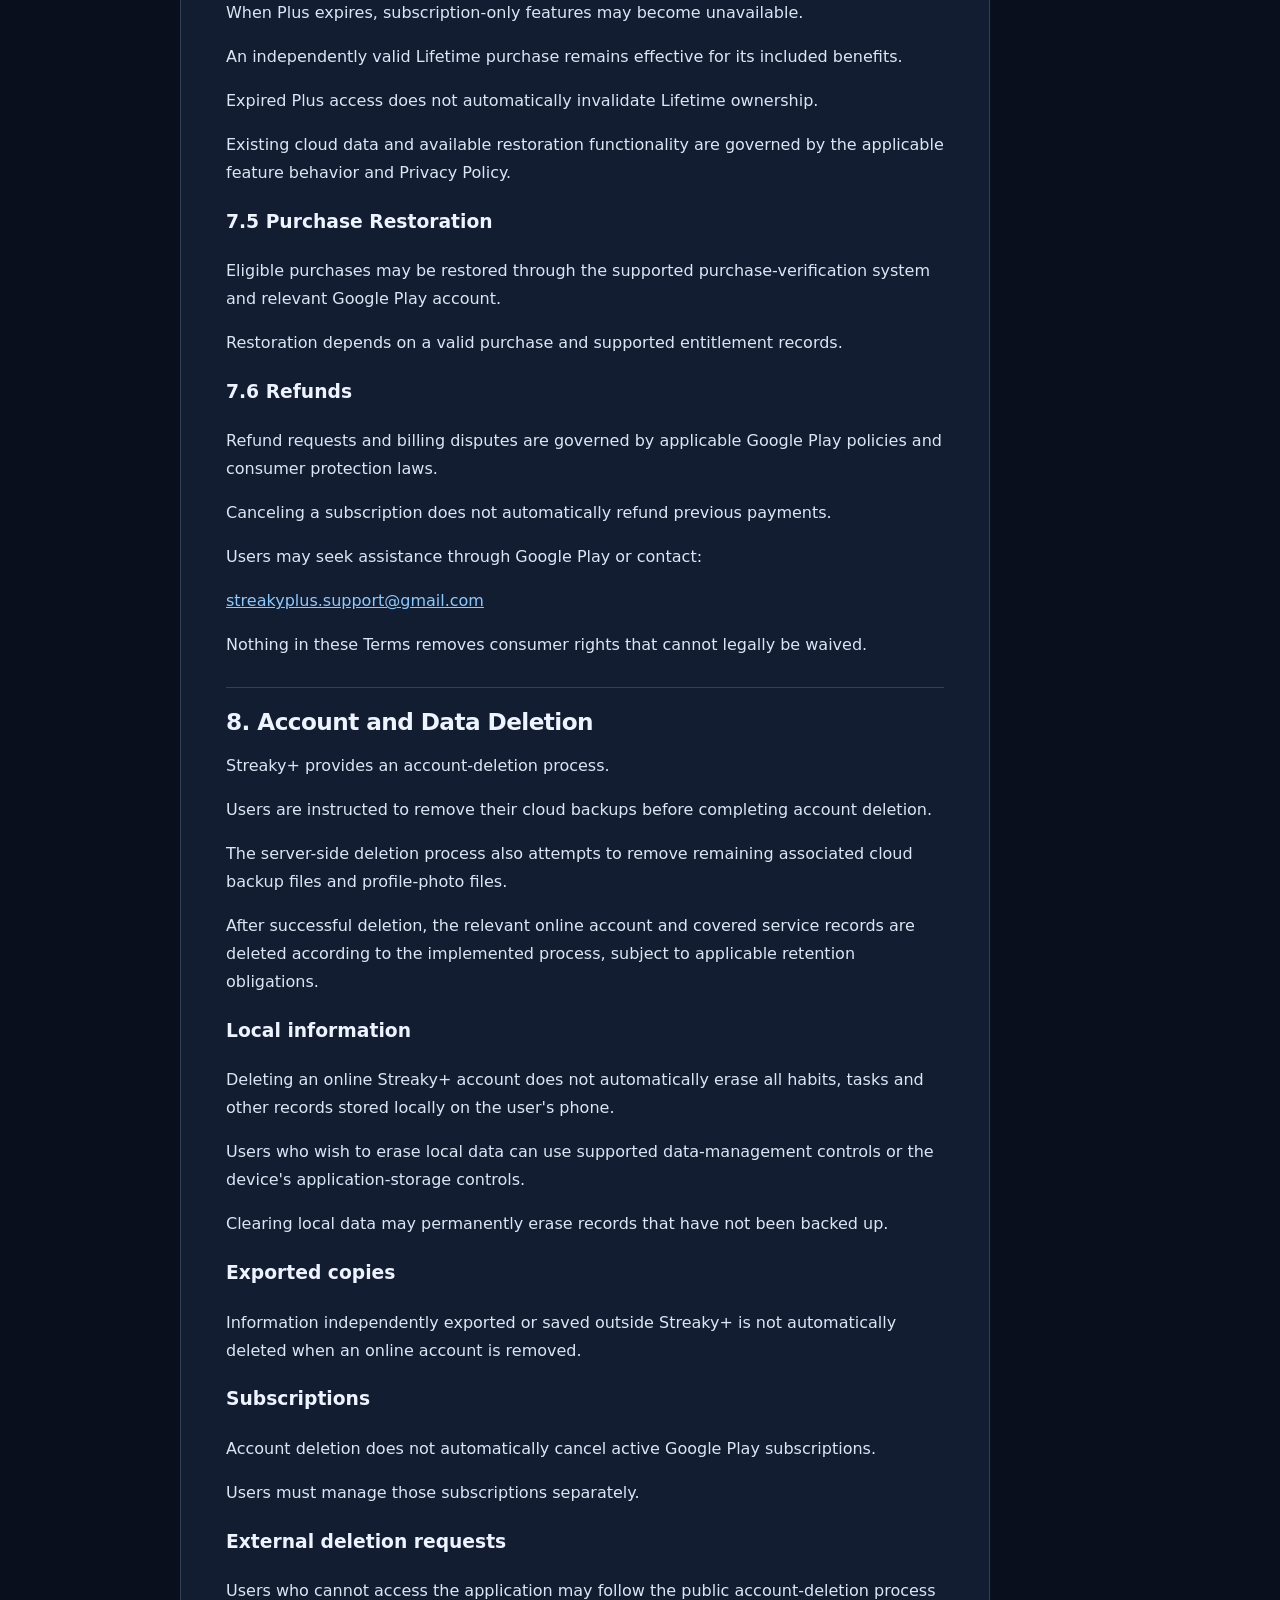
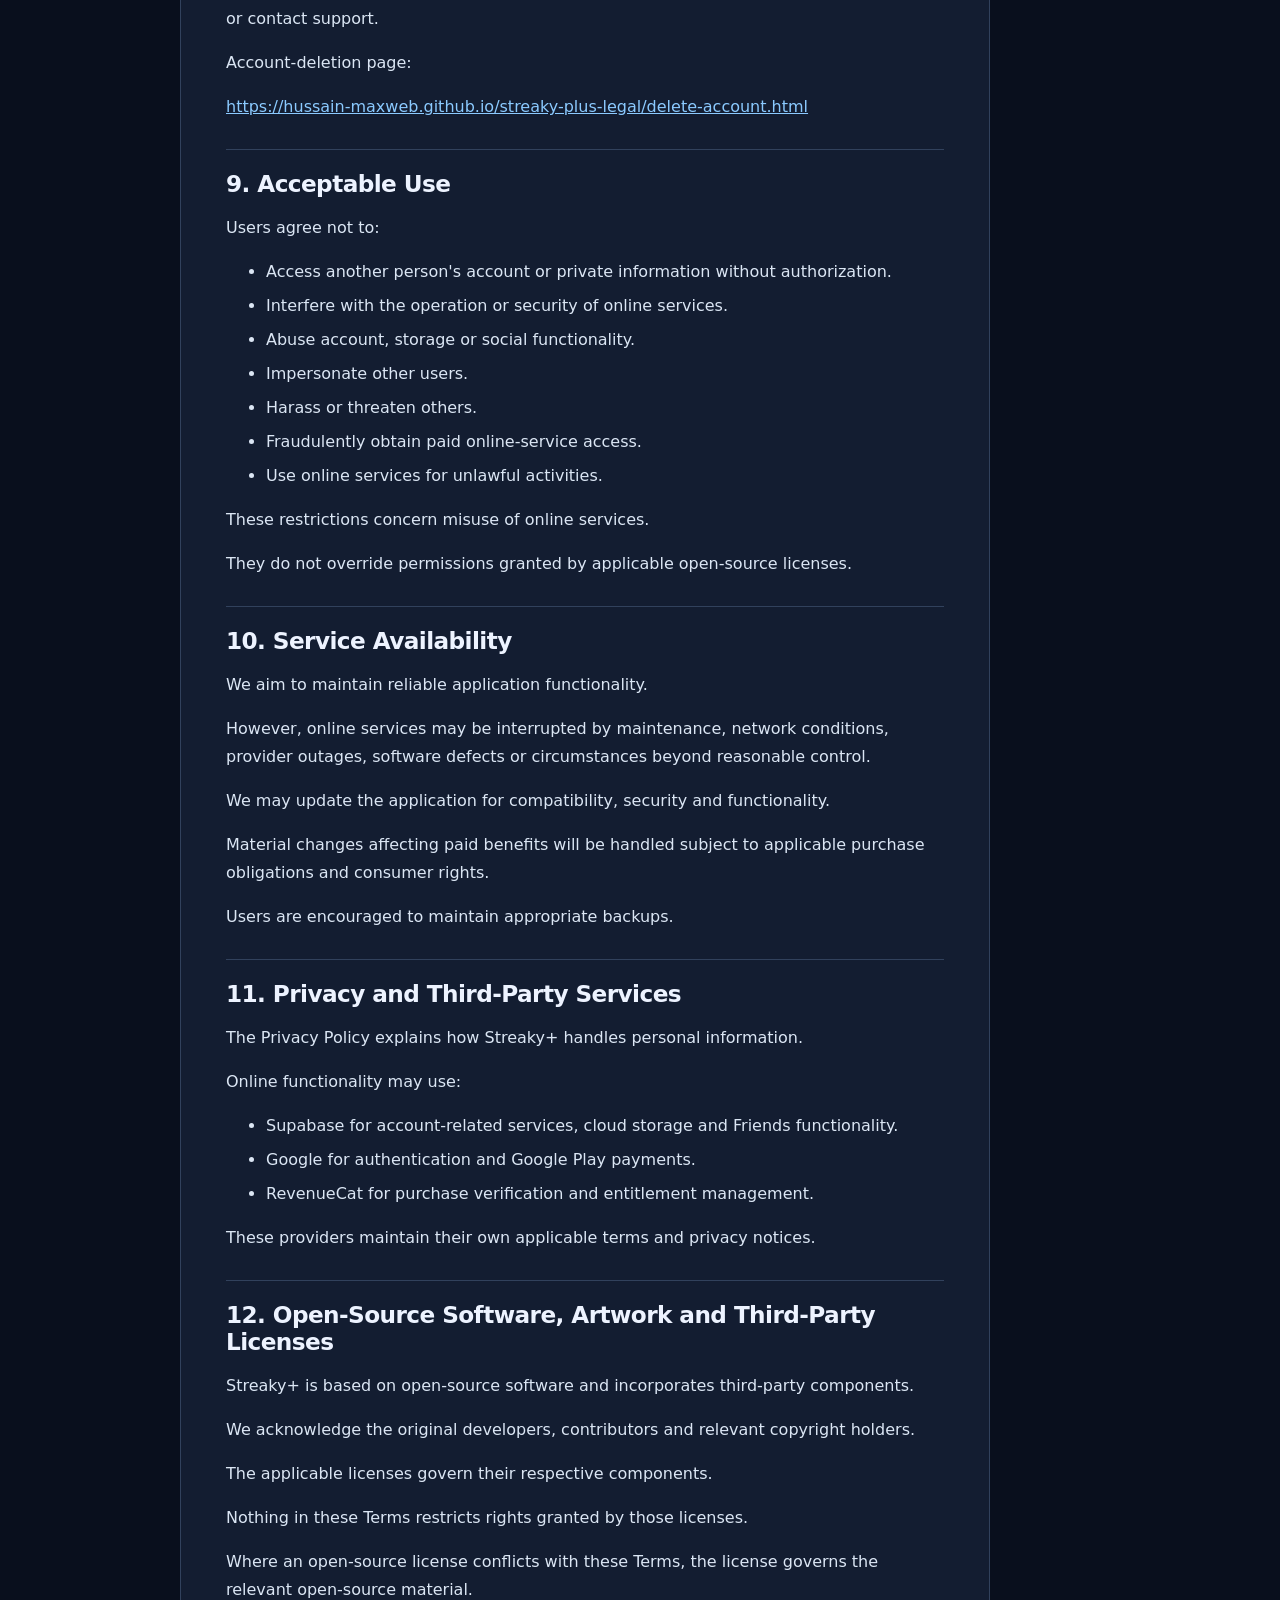
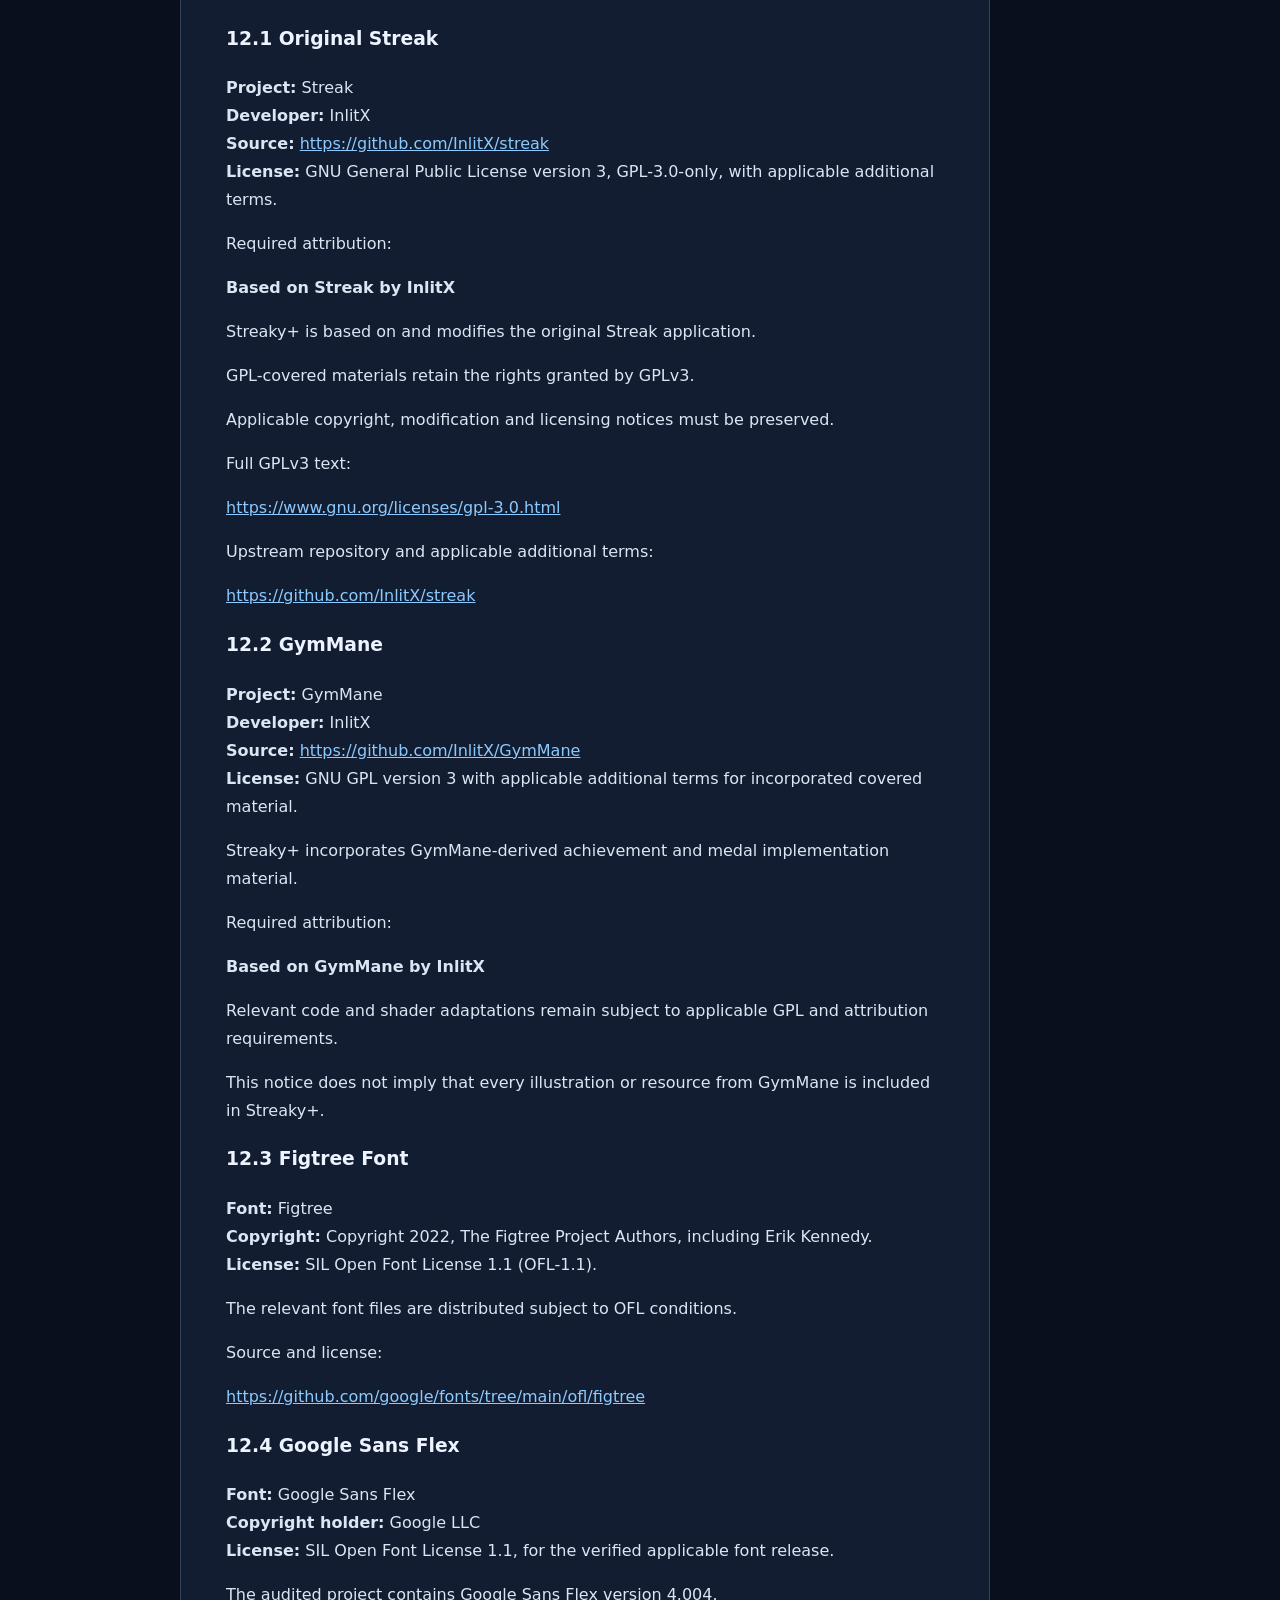
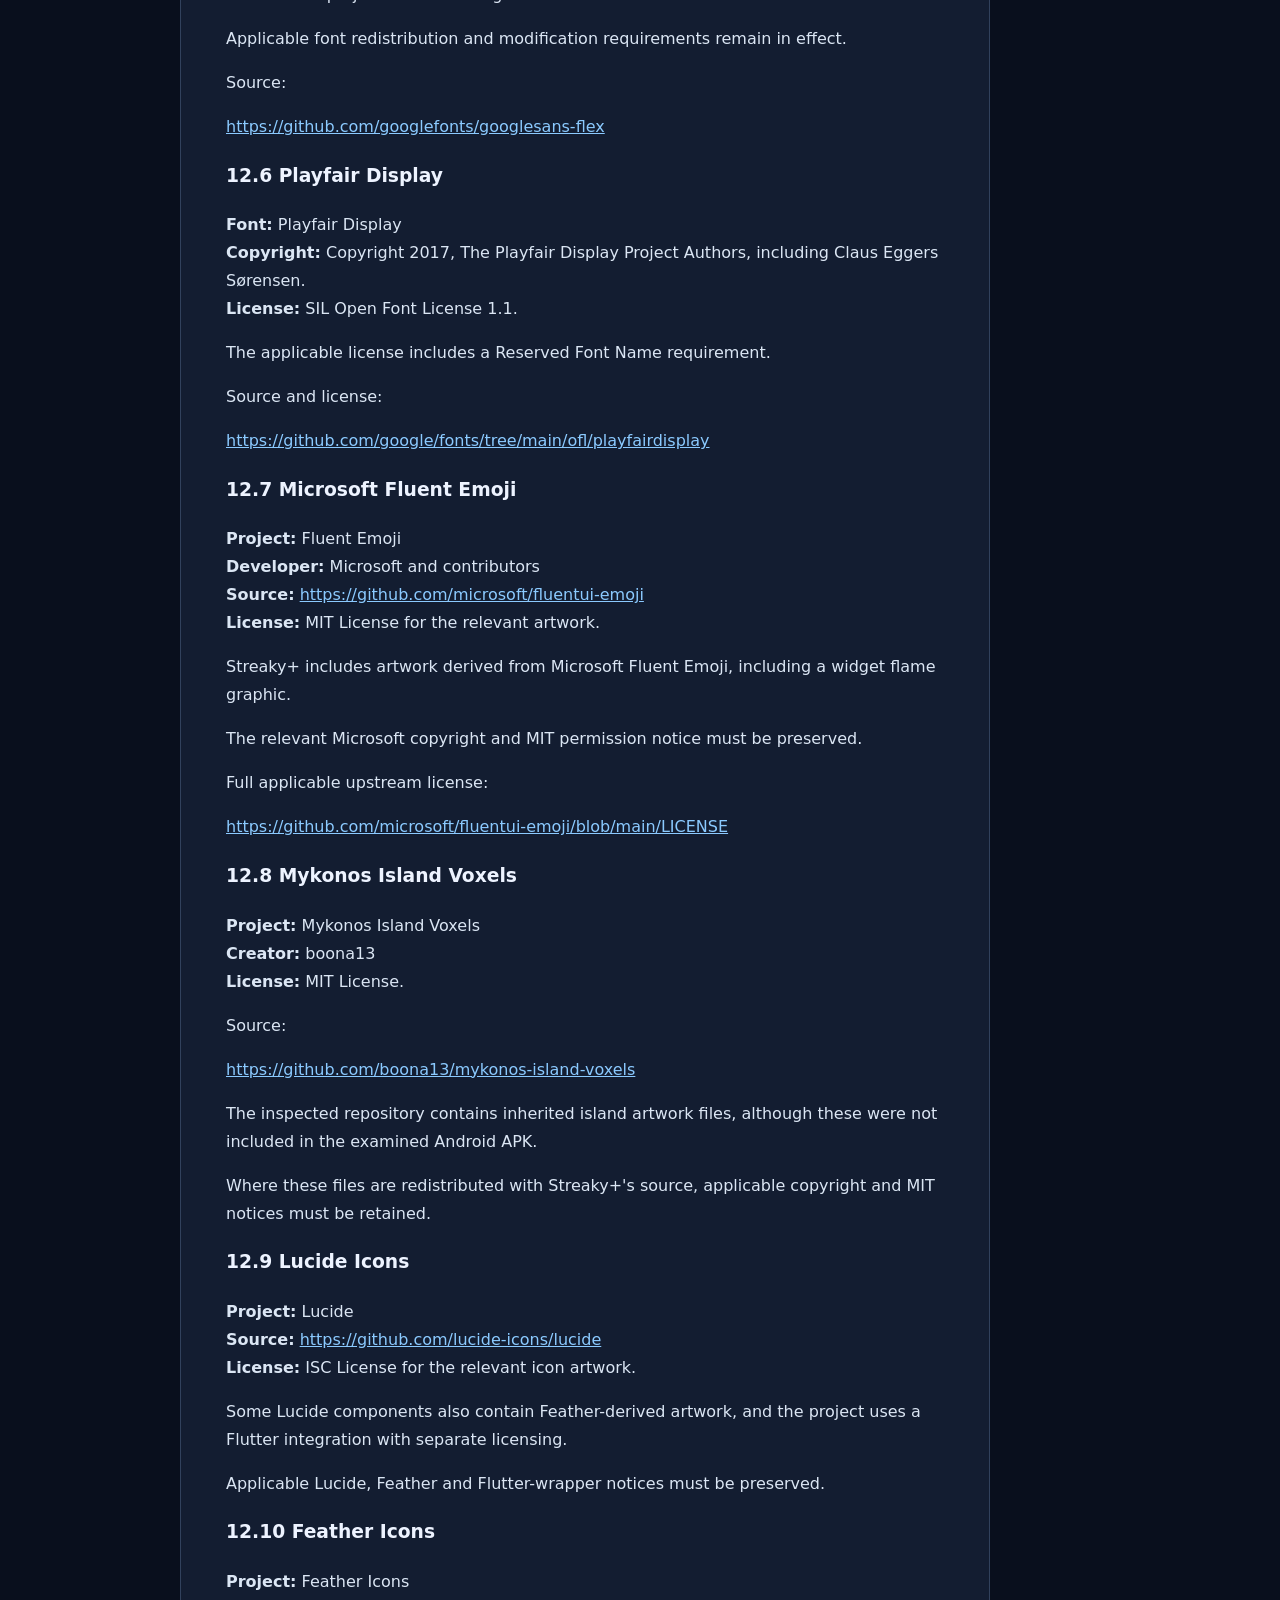
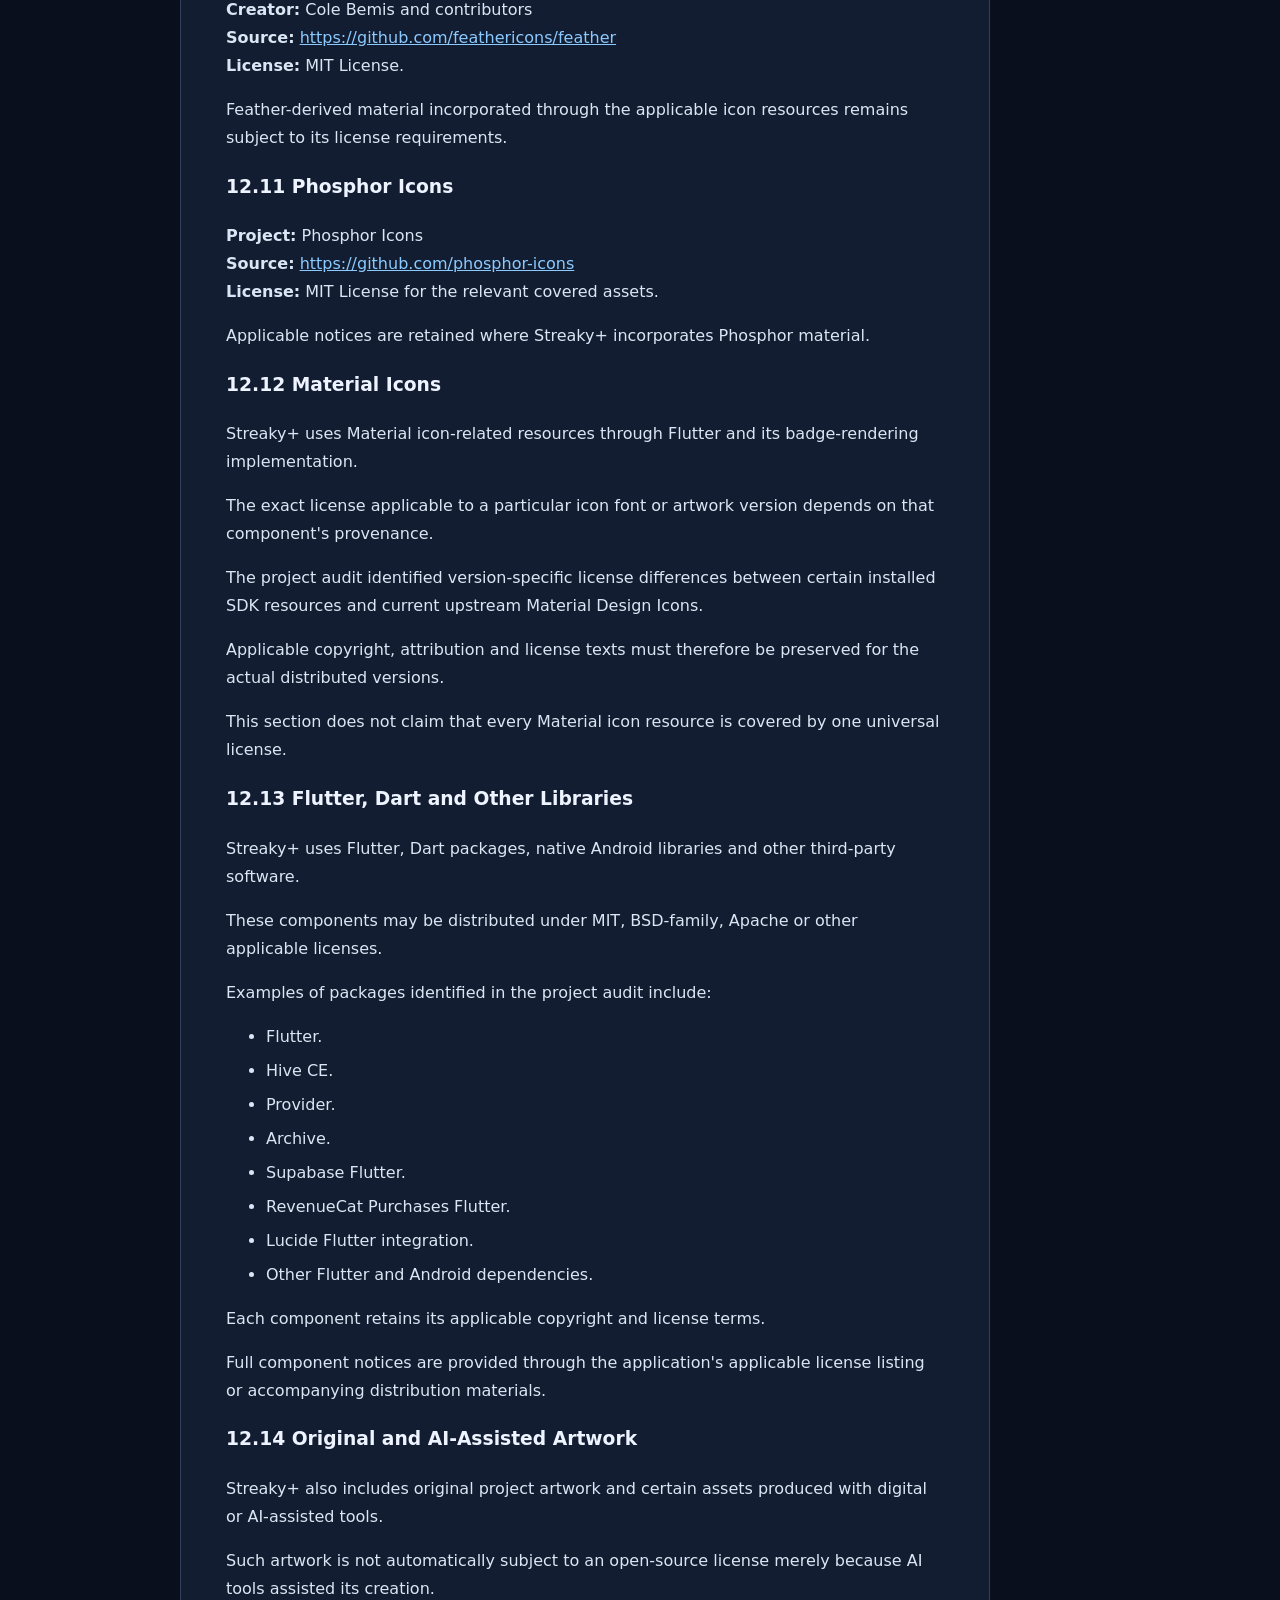
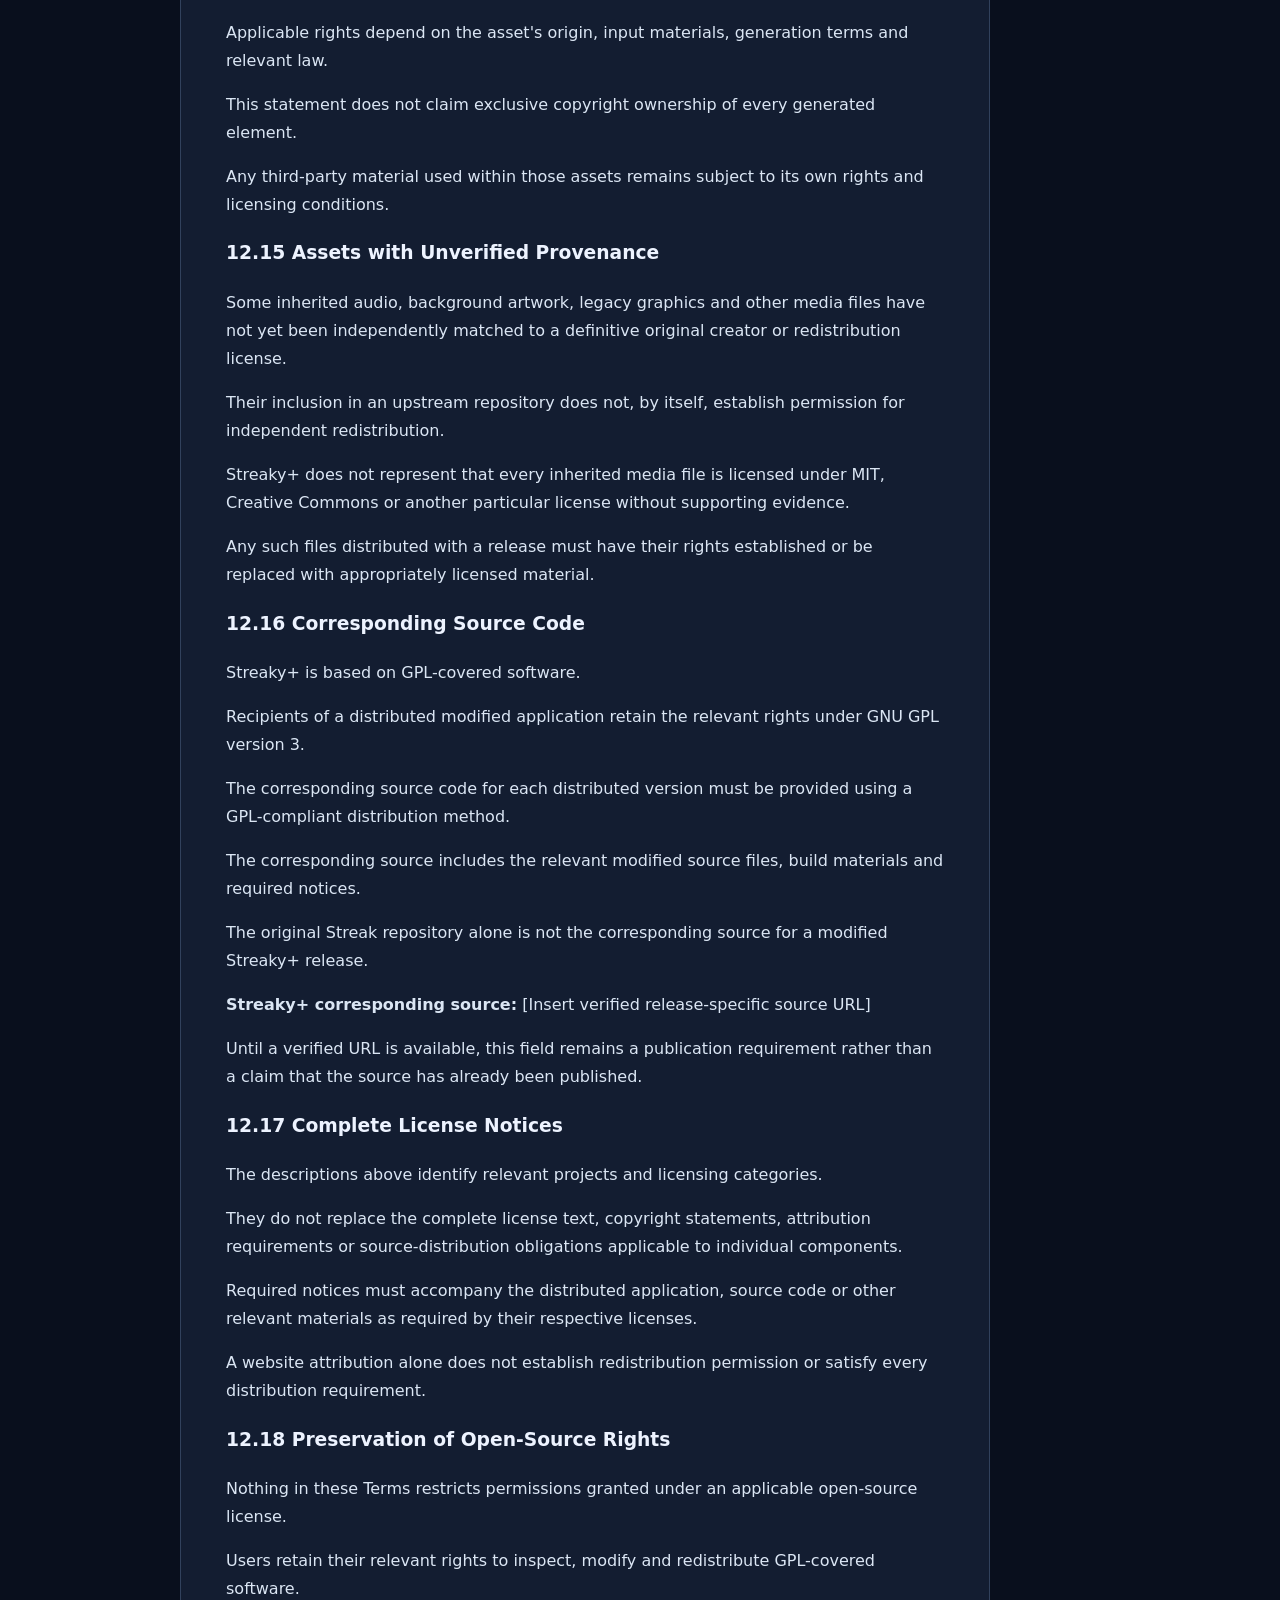
<file: terms.html>
<!doctype html>
<html lang="en"><head><meta charset="utf-8"><meta name="viewport" content="width=device-width,initial-scale=1"><meta name="theme-color" content="#090f1d"><meta name="description" content="Terms of Service — Streaky+ legal and support information."><title>Terms of Service | Streaky+</title><link rel="stylesheet" href="styles.css"></head><body>
<a class="skip" href="#main">Skip to content</a><header><div class="wrap nav"><a href="index.html" class="brand" aria-label="Streaky+ legal home"><span class="mark">S+</span>Streaky+</a><nav class="navlinks" aria-label="Site navigation"><a href="index.html">Home</a><a href="privacy.html">Privacy</a><a href="terms.html" aria-current="page">Terms</a><a href="delete-account.html">Delete account</a><a href="support.html">Support</a></nav></div></header>
<main id="main" class="wrap"><div class="eyebrow">Using Streaky+</div><h1>Terms of Service</h1><p class="lede">Accounts, sharing, purchases and service conditions.</p><article class="paper">
<p><strong>Application:</strong> Streaky+<br>
<strong>Effective Date:</strong> 14 November 2026<br>
<strong>Publisher:</strong> here publisher detail<br>
<strong>Support Email:</strong> <a href="mailto:streakyplus.support@gmail.com">streakyplus.support@gmail.com</a></p>
<h2>1. Introduction</h2>
<p>Welcome to Streaky+.</p>
<p>These Terms of Service (&quot;Terms&quot;) govern the use of the Streaky+ mobile application, its optional online services and its paid features.</p>
<p>By using Streaky+, you agree to these Terms, subject to applicable law.</p>
<p>Our separate Privacy Policy explains how information is processed, stored, shared and deleted.</p>
<p>If you do not agree with these Terms, you should discontinue using the application.</p>
<p>Streaky+ is an independently modified application based on the open-source Streak habit tracker developed by InlitX.</p>
<p><strong>Based on Streak by InlitX.</strong></p>
<p>Streaky+ is not the original Streak application and is not officially endorsed by InlitX.</p>
<h2>2. Application Features</h2>
<p>Streaky+ provides tools for habit tracking, personal organization and productivity.</p>
<p>Features may include:</p>
<ul><li>Habit creation, scheduling and tracking.</li>
<li>Streak counters, progress statistics and reminders.</li>
<li>To-do lists and planning tools.</li>
<li>Focus sessions and timers.</li>
<li>Achievements and visual customization.</li>
<li>Weekly Reviews, reflections and personal commitments.</li>
<li>Optional user accounts.</li>
<li>Friends and optional progress sharing.</li>
<li>Cloud backup and recovery.</li>
<li>Lifetime purchases and Plus subscriptions.</li></ul>
<p>Some features operate locally without an account or internet connection.</p>
<p>Other features require an account, internet access or a qualifying purchase.</p>
<p>Available functionality may vary by application version, purchase status or device compatibility.</p>
<p>Streaky+ does not guarantee specific academic, health, productivity or personal-development outcomes.</p>
<p>We may update or modify features, subject to applicable consumer rights and purchase obligations.</p>
<h2>3. Accounts and Authentication</h2>
<p>Users may access supported offline features without creating an account.</p>
<p>Certain online features require authentication.</p>
<p>The audited version of Streaky+ provides Google sign-in through Supabase Authentication. Other sign-in methods may be introduced in future versions.</p>
<p>Users agree to:</p>
<ul><li>Provide accurate information when required.</li>
<li>Protect access to their accounts.</li>
<li>Avoid accessing another user's account without permission.</li>
<li>Refrain from abusing online services.</li>
<li>Contact support when unauthorized account activity is suspected.</li></ul>
<p>We may restrict access to online services when reasonably necessary to address fraud, security threats or serious violations of these Terms, subject to applicable law.</p>
<p>Users must meet applicable legal and platform age requirements. Where required, a parent or legal guardian must authorize the relevant account-based activities or purchases.</p>
<h2>4. User Content and Ownership</h2>
<p>Users retain their rights to personal information and content they create in Streaky+, including:</p>
<ul><li>Habit records.</li>
<li>Tasks and notes.</li>
<li>Personal schedules.</li>
<li>Progress information.</li>
<li>Reflections.</li>
<li>Uploaded personal images.</li>
<li>Other user-created content.</li></ul>
<p>We do not claim ownership of users' personal habit records.</p>
<p>Users authorize the limited processing necessary to provide the features they choose to use.</p>
<p>Some information is stored locally. Other information may be processed by online services when users activate the relevant functionality.</p>
<p>Details are provided in our Privacy Policy.</p>
<h2>5. Local Storage and Cloud Backup</h2>
<p>Streaky+ primarily manages habit tracking, task information and Weekly Review functionality on the user's device.</p>
<p>Cloud backup is optional.</p>
<p>When users choose to upload a cloud backup, supported local data is packaged into an archive and transmitted to the configured cloud storage provider.</p>
<p>The backup may include:</p>
<ul><li>Habit records and completion history.</li>
<li>Tasks and planning information.</li>
<li>Application settings.</li>
<li>Statistics and achievements.</li>
<li>Weekly Review records and reflections.</li>
<li>Other supported local information.</li></ul>
<p>Choosing cloud backup does not necessarily provide individual record-by-record selection.</p>
<p>Cloud backups can therefore contain information that would otherwise remain on the device.</p>
<p>Streaky+ uses security measures such as encrypted network connections and account-associated access controls.</p>
<p>Cloud backups must not be assumed to provide end-to-end encryption.</p>
<p>We do not guarantee that any online storage service will be completely free from outages, technical failures or security risks.</p>
<p>Users should maintain independent backups of important records where appropriate.</p>
<p><strong>Automatic multi-device habit synchronization is not currently provided by Streaky+.</strong></p>
<h2>6. Friends and Sharing</h2>
<p>Streaky+ provides optional social functionality.</p>
<p>Users may connect using supported friend codes and friend-management features.</p>
<p>Certain basic profile information, such as display names and avatars, may be visible through the supported friend-code discovery process.</p>
<p>Accepted friends may be permitted to view selected information according to the applicable privacy settings.</p>
<p>Supported shared information may include:</p>
<ul><li>Authorized progress summaries.</li>
<li>Unlocked badges or achievements.</li>
<li>Supported profile indicators.</li></ul>
<p>Friends do not automatically receive access to complete habit logs, private notes, personal reflections, entire Weekly Reviews or cloud backup archives.</p>
<p>Users can manage sharing permissions and supported friend-removal or blocking features.</p>
<p>Previously viewed or independently captured information may remain outside our control.</p>
<p>Users must not use Friends functionality to harass, impersonate or obtain unauthorized access to others' information.</p>
<h2>7. Purchases and Subscriptions</h2>
<p>Streaky+ offers optional paid features through Google Play.</p>
<p>Google Play processes purchases and payments. RevenueCat supports purchase verification and entitlement management.</p>
<p>The actual purchase screen displays the available features, applicable prices, billing periods and offers.</p>
<h3>7.1 Lifetime Purchase</h3>
<p>Lifetime is a one-time purchase.</p>
<p>A valid Lifetime purchase provides ongoing access to the features specifically included in the purchased offering.</p>
<p>Lifetime does not automatically include every future premium feature or subscription-dependent online service.</p>
<p>The purchase does not renew automatically.</p>
<p>Access remains subject to the applicable purchase terms, valid refund or revocation events, and continued availability of the relevant functionality.</p>
<h3>7.2 Plus Subscription</h3>
<p>Plus is a recurring subscription offered through monthly and yearly billing options where available.</p>
<p>Plus may include premium functionality and subscription-only services such as eligible cloud backup and custom-photo features.</p>
<p>Its included benefits are described in the application purchase screen.</p>
<p>Subscriptions renew automatically unless canceled according to Google Play's applicable billing rules.</p>
<p>The price, currency, taxes, renewal date and available offers are shown during purchase.</p>
<h3>7.3 Cancellation</h3>
<p>Users can manage or cancel their Plus subscription through the Google Play account associated with the purchase.</p>
<p>To cancel:</p>
<ol><li>Open Google Play.</li>
<li>Go to Payments &amp; subscriptions.</li>
<li>Open Subscriptions.</li>
<li>Select the Streaky+ subscription, using the name displayed in the Google Play purchase account.</li>
<li>Follow the cancellation instructions.</li></ol>
<p>Canceling normally stops future renewals.</p>
<p>Unless Google Play's applicable rules or consumer law provide otherwise, paid subscription benefits remain available until the current billing period ends.</p>
<p><strong>Uninstalling Streaky+ or deleting an application account does not automatically cancel a Google Play subscription.</strong></p>
<h3>7.4 Subscription Expiration</h3>
<p>When Plus expires, subscription-only features may become unavailable.</p>
<p>An independently valid Lifetime purchase remains effective for its included benefits.</p>
<p>Expired Plus access does not automatically invalidate Lifetime ownership.</p>
<p>Existing cloud data and available restoration functionality are governed by the applicable feature behavior and Privacy Policy.</p>
<h3>7.5 Purchase Restoration</h3>
<p>Eligible purchases may be restored through the supported purchase-verification system and relevant Google Play account.</p>
<p>Restoration depends on a valid purchase and supported entitlement records.</p>
<h3>7.6 Refunds</h3>
<p>Refund requests and billing disputes are governed by applicable Google Play policies and consumer protection laws.</p>
<p>Canceling a subscription does not automatically refund previous payments.</p>
<p>Users may seek assistance through Google Play or contact:</p>
<p><a href="mailto:streakyplus.support@gmail.com">streakyplus.support@gmail.com</a></p>
<p>Nothing in these Terms removes consumer rights that cannot legally be waived.</p>
<h2>8. Account and Data Deletion</h2>
<p>Streaky+ provides an account-deletion process.</p>
<p>Users are instructed to remove their cloud backups before completing account deletion.</p>
<p>The server-side deletion process also attempts to remove remaining associated cloud backup files and profile-photo files.</p>
<p>After successful deletion, the relevant online account and covered service records are deleted according to the implemented process, subject to applicable retention obligations.</p>
<h3>Local information</h3>
<p>Deleting an online Streaky+ account does not automatically erase all habits, tasks and other records stored locally on the user's phone.</p>
<p>Users who wish to erase local data can use supported data-management controls or the device's application-storage controls.</p>
<p>Clearing local data may permanently erase records that have not been backed up.</p>
<h3>Exported copies</h3>
<p>Information independently exported or saved outside Streaky+ is not automatically deleted when an online account is removed.</p>
<h3>Subscriptions</h3>
<p>Account deletion does not automatically cancel active Google Play subscriptions.</p>
<p>Users must manage those subscriptions separately.</p>
<h3>External deletion requests</h3>
<p>Users who cannot access the application may follow the public account-deletion process or contact support.</p>
<p>Account-deletion page:</p>
<p><a href="https://hussain-maxweb.github.io/streaky-plus-legal/delete-account.html">https://hussain-maxweb.github.io/streaky-plus-legal/delete-account.html</a></p>
<h2>9. Acceptable Use</h2>
<p>Users agree not to:</p>
<ul><li>Access another person's account or private information without authorization.</li>
<li>Interfere with the operation or security of online services.</li>
<li>Abuse account, storage or social functionality.</li>
<li>Impersonate other users.</li>
<li>Harass or threaten others.</li>
<li>Fraudulently obtain paid online-service access.</li>
<li>Use online services for unlawful activities.</li></ul>
<p>These restrictions concern misuse of online services.</p>
<p>They do not override permissions granted by applicable open-source licenses.</p>
<h2>10. Service Availability</h2>
<p>We aim to maintain reliable application functionality.</p>
<p>However, online services may be interrupted by maintenance, network conditions, provider outages, software defects or circumstances beyond reasonable control.</p>
<p>We may update the application for compatibility, security and functionality.</p>
<p>Material changes affecting paid benefits will be handled subject to applicable purchase obligations and consumer rights.</p>
<p>Users are encouraged to maintain appropriate backups.</p>
<h2>11. Privacy and Third-Party Services</h2>
<p>The Privacy Policy explains how Streaky+ handles personal information.</p>
<p>Online functionality may use:</p>
<ul><li>Supabase for account-related services, cloud storage and Friends functionality.</li>
<li>Google for authentication and Google Play payments.</li>
<li>RevenueCat for purchase verification and entitlement management.</li></ul>
<p>These providers maintain their own applicable terms and privacy notices.</p>
<h2>12. Open-Source Software, Artwork and Third-Party Licenses</h2>
<p>Streaky+ is based on open-source software and incorporates third-party components.</p>
<p>We acknowledge the original developers, contributors and relevant copyright holders.</p>
<p>The applicable licenses govern their respective components.</p>
<p>Nothing in these Terms restricts rights granted by those licenses.</p>
<p>Where an open-source license conflicts with these Terms, the license governs the relevant open-source material.</p>
<h3>12.1 Original Streak</h3>
<p><strong>Project:</strong> Streak<br>
<strong>Developer:</strong> InlitX<br>
<strong>Source:</strong> <a href="https://github.com/InlitX/streak">https://github.com/InlitX/streak</a><br>
<strong>License:</strong> GNU General Public License version 3, GPL-3.0-only, with applicable additional terms.</p>
<p>Required attribution:</p>
<p><strong>Based on Streak by InlitX</strong></p>
<p>Streaky+ is based on and modifies the original Streak application.</p>
<p>GPL-covered materials retain the rights granted by GPLv3.</p>
<p>Applicable copyright, modification and licensing notices must be preserved.</p>
<p>Full GPLv3 text:</p>
<p><a href="https://www.gnu.org/licenses/gpl-3.0.html">https://www.gnu.org/licenses/gpl-3.0.html</a></p>
<p>Upstream repository and applicable additional terms:</p>
<p><a href="https://github.com/InlitX/streak">https://github.com/InlitX/streak</a></p>
<h3>12.2 GymMane</h3>
<p><strong>Project:</strong> GymMane<br>
<strong>Developer:</strong> InlitX<br>
<strong>Source:</strong> <a href="https://github.com/InlitX/GymMane">https://github.com/InlitX/GymMane</a><br>
<strong>License:</strong> GNU GPL version 3 with applicable additional terms for incorporated covered material.</p>
<p>Streaky+ incorporates GymMane-derived achievement and medal implementation material.</p>
<p>Required attribution:</p>
<p><strong>Based on GymMane by InlitX</strong></p>
<p>Relevant code and shader adaptations remain subject to applicable GPL and attribution requirements.</p>
<p>This notice does not imply that every illustration or resource from GymMane is included in Streaky+.</p>
<h3>12.3 Figtree Font</h3>
<p><strong>Font:</strong> Figtree<br>
<strong>Copyright:</strong> Copyright 2022, The Figtree Project Authors, including Erik Kennedy.<br>
<strong>License:</strong> SIL Open Font License 1.1 (OFL-1.1).</p>
<p>The relevant font files are distributed subject to OFL conditions.</p>
<p>Source and license:</p>
<p><a href="https://github.com/google/fonts/tree/main/ofl/figtree">https://github.com/google/fonts/tree/main/ofl/figtree</a></p>
<h3>12.4 Google Sans Flex</h3>
<p><strong>Font:</strong> Google Sans Flex<br>
<strong>Copyright holder:</strong> Google LLC<br>
<strong>License:</strong> SIL Open Font License 1.1, for the verified applicable font release.</p>
<p>The audited project contains Google Sans Flex version 4.004.</p>
<p>Applicable font redistribution and modification requirements remain in effect.</p>
<p>Source:</p>
<p><a href="https://github.com/googlefonts/googlesans-flex">https://github.com/googlefonts/googlesans-flex</a></p>
<h3>12.6 Playfair Display</h3>
<p><strong>Font:</strong> Playfair Display<br>
<strong>Copyright:</strong> Copyright 2017, The Playfair Display Project Authors, including Claus Eggers Sørensen.<br>
<strong>License:</strong> SIL Open Font License 1.1.</p>
<p>The applicable license includes a Reserved Font Name requirement.</p>
<p>Source and license:</p>
<p><a href="https://github.com/google/fonts/tree/main/ofl/playfairdisplay">https://github.com/google/fonts/tree/main/ofl/playfairdisplay</a></p>
<h3>12.7 Microsoft Fluent Emoji</h3>
<p><strong>Project:</strong> Fluent Emoji<br>
<strong>Developer:</strong> Microsoft and contributors<br>
<strong>Source:</strong> <a href="https://github.com/microsoft/fluentui-emoji">https://github.com/microsoft/fluentui-emoji</a><br>
<strong>License:</strong> MIT License for the relevant artwork.</p>
<p>Streaky+ includes artwork derived from Microsoft Fluent Emoji, including a widget flame graphic.</p>
<p>The relevant Microsoft copyright and MIT permission notice must be preserved.</p>
<p>Full applicable upstream license:</p>
<p><a href="https://github.com/microsoft/fluentui-emoji/blob/main/LICENSE">https://github.com/microsoft/fluentui-emoji/blob/main/LICENSE</a></p>
<h3>12.8 Mykonos Island Voxels</h3>
<p><strong>Project:</strong> Mykonos Island Voxels<br>
<strong>Creator:</strong> boona13<br>
<strong>License:</strong> MIT License.</p>
<p>Source:</p>
<p><a href="https://github.com/boona13/mykonos-island-voxels">https://github.com/boona13/mykonos-island-voxels</a></p>
<p>The inspected repository contains inherited island artwork files, although these were not included in the examined Android APK.</p>
<p>Where these files are redistributed with Streaky+'s source, applicable copyright and MIT notices must be retained.</p>
<h3>12.9 Lucide Icons</h3>
<p><strong>Project:</strong> Lucide<br>
<strong>Source:</strong> <a href="https://github.com/lucide-icons/lucide">https://github.com/lucide-icons/lucide</a><br>
<strong>License:</strong> ISC License for the relevant icon artwork.</p>
<p>Some Lucide components also contain Feather-derived artwork, and the project uses a Flutter integration with separate licensing.</p>
<p>Applicable Lucide, Feather and Flutter-wrapper notices must be preserved.</p>
<h3>12.10 Feather Icons</h3>
<p><strong>Project:</strong> Feather Icons<br>
<strong>Creator:</strong> Cole Bemis and contributors<br>
<strong>Source:</strong> <a href="https://github.com/feathericons/feather">https://github.com/feathericons/feather</a><br>
<strong>License:</strong> MIT License.</p>
<p>Feather-derived material incorporated through the applicable icon resources remains subject to its license requirements.</p>
<h3>12.11 Phosphor Icons</h3>
<p><strong>Project:</strong> Phosphor Icons<br>
<strong>Source:</strong> <a href="https://github.com/phosphor-icons">https://github.com/phosphor-icons</a><br>
<strong>License:</strong> MIT License for the relevant covered assets.</p>
<p>Applicable notices are retained where Streaky+ incorporates Phosphor material.</p>
<h3>12.12 Material Icons</h3>
<p>Streaky+ uses Material icon-related resources through Flutter and its badge-rendering implementation.</p>
<p>The exact license applicable to a particular icon font or artwork version depends on that component's provenance.</p>
<p>The project audit identified version-specific license differences between certain installed SDK resources and current upstream Material Design Icons.</p>
<p>Applicable copyright, attribution and license texts must therefore be preserved for the actual distributed versions.</p>
<p>This section does not claim that every Material icon resource is covered by one universal license.</p>
<h3>12.13 Flutter, Dart and Other Libraries</h3>
<p>Streaky+ uses Flutter, Dart packages, native Android libraries and other third-party software.</p>
<p>These components may be distributed under MIT, BSD-family, Apache or other applicable licenses.</p>
<p>Examples of packages identified in the project audit include:</p>
<ul><li>Flutter.</li>
<li>Hive CE.</li>
<li>Provider.</li>
<li>Archive.</li>
<li>Supabase Flutter.</li>
<li>RevenueCat Purchases Flutter.</li>
<li>Lucide Flutter integration.</li>
<li>Other Flutter and Android dependencies.</li></ul>
<p>Each component retains its applicable copyright and license terms.</p>
<p>Full component notices are provided through the application's applicable license listing or accompanying distribution materials.</p>
<h3>12.14 Original and AI-Assisted Artwork</h3>
<p>Streaky+ also includes original project artwork and certain assets produced with digital or AI-assisted tools.</p>
<p>Such artwork is not automatically subject to an open-source license merely because AI tools assisted its creation.</p>
<p>Applicable rights depend on the asset's origin, input materials, generation terms and relevant law.</p>
<p>This statement does not claim exclusive copyright ownership of every generated element.</p>
<p>Any third-party material used within those assets remains subject to its own rights and licensing conditions.</p>
<h3>12.15 Assets with Unverified Provenance</h3>
<p>Some inherited audio, background artwork, legacy graphics and other media files have not yet been independently matched to a definitive original creator or redistribution license.</p>
<p>Their inclusion in an upstream repository does not, by itself, establish permission for independent redistribution.</p>
<p>Streaky+ does not represent that every inherited media file is licensed under MIT, Creative Commons or another particular license without supporting evidence.</p>
<p>Any such files distributed with a release must have their rights established or be replaced with appropriately licensed material.</p>
<h3>12.16 Corresponding Source Code</h3>
<p>Streaky+ is based on GPL-covered software.</p>
<p>Recipients of a distributed modified application retain the relevant rights under GNU GPL version 3.</p>
<p>The corresponding source code for each distributed version must be provided using a GPL-compliant distribution method.</p>
<p>The corresponding source includes the relevant modified source files, build materials and required notices.</p>
<p>The original Streak repository alone is not the corresponding source for a modified Streaky+ release.</p>
<p><strong>Streaky+ corresponding source:</strong> [Insert verified release-specific source URL]</p>
<p>Until a verified URL is available, this field remains a publication requirement rather than a claim that the source has already been published.</p>
<h3>12.17 Complete License Notices</h3>
<p>The descriptions above identify relevant projects and licensing categories.</p>
<p>They do not replace the complete license text, copyright statements, attribution requirements or source-distribution obligations applicable to individual components.</p>
<p>Required notices must accompany the distributed application, source code or other relevant materials as required by their respective licenses.</p>
<p>A website attribution alone does not establish redistribution permission or satisfy every distribution requirement.</p>
<h3>12.18 Preservation of Open-Source Rights</h3>
<p>Nothing in these Terms restricts permissions granted under an applicable open-source license.</p>
<p>Users retain their relevant rights to inspect, modify and redistribute GPL-covered software.</p>
<p>Charging for premium functionality or hosted services does not remove those rights.</p>
<h2>13. Intellectual Property</h2>
<p>Users retain rights in their own personal content.</p>
<p>Streaky+'s independently developed branding and original materials may be protected by applicable intellectual-property law.</p>
<p>Third-party code, artwork, fonts and trademarks remain subject to the rights of their respective owners.</p>
<p>Nothing in these Terms claims ownership over upstream open-source projects.</p>
<p>Streaky+ is not represented as an official product of InlitX, Google, Supabase or RevenueCat.</p>
<h2>14. Disclaimer of Warranties</h2>
<p>Streaky+ is provided on an &quot;as available&quot; basis, subject to applicable law.</p>
<p>We do not guarantee uninterrupted access, error-free operation, absolute security or particular productivity outcomes.</p>
<p>The application is a personal organization tool and does not replace professional medical, psychological, legal or financial advice.</p>
<p>Nothing in these Terms excludes rights or warranties that cannot legally be waived.</p>
<p>Applicable open-source components may carry additional warranty disclaimers in their licenses.</p>
<h2>15. Limitation of Liability</h2>
<p>To the extent permitted by applicable law, liability for losses resulting from circumstances beyond reasonable control may be limited.</p>
<p>Nothing in these Terms excludes liability where exclusion would be unlawful, including applicable liability for fraud or intentional misconduct.</p>
<p>Mandatory consumer protections remain unaffected.</p>
<h2>16. Changes to These Terms</h2>
<p>These Terms may be updated to reflect changes to the application, services, technical operations or legal requirements.</p>
<p>The latest version will be available through our public legal website or application.</p>
<p>Material changes will be communicated where required by applicable law.</p>
<p>Changes affecting paid services remain subject to applicable purchase and consumer-protection requirements.</p>
<h2>17. Contact</h2>
<p>For questions concerning these Terms, purchases, open-source notices, privacy or accounts, contact:</p>
<p><strong>Application:</strong> Streaky+<br>
<strong>Publisher:</strong> here publisher detail<br>
<strong>Email:</strong> <a href="mailto:streakyplus.support@gmail.com">streakyplus.support@gmail.com</a></p>
<hr>
<p><strong>Streaky+ — Terms of Service</strong></p>
<p><strong>Based on Streak by InlitX</strong></p>
</article></main>
<footer><div class="wrap footer-inner"><span>© 2026 Streaky+ · Legal & support</span><span><a href="privacy.html">Privacy</a> · <a href="terms.html">Terms</a> · <a href="delete-account.html">Account deletion</a></span></div></footer></body></html>
</file>
<file: styles.css>
:root{color-scheme:dark;--bg:#090f1d;--panel:#131d31;--line:#31415c;--text:#edf3ff;--muted:#b8c6d8;--accent:#8bcaff}*{box-sizing:border-box}html{scroll-behavior:smooth}body{margin:0;min-height:100vh;font:16px/1.75 system-ui,-apple-system,Segoe UI,sans-serif;background:radial-gradient(circle at 85% -10%,#163955,transparent 34%),var(--bg);color:var(--text)}a{color:var(--accent)}a:focus-visible{outline:3px solid #e5f15d;outline-offset:3px;border-radius:3px}.skip{position:absolute;left:12px;top:-90px;background:#fff;color:#111;padding:8px}.skip:focus{top:10px}.wrap{width:min(920px,calc(100% - 36px));margin:0 auto}header{background:#09101eea;border-bottom:1px solid var(--line)}.nav{display:flex;align-items:center;justify-content:space-between;gap:20px;min-height:80px}.brand{color:#fff;text-decoration:none;font-weight:850;font-size:1.4rem;letter-spacing:-.04em;white-space:nowrap}.mark{display:inline-grid;place-items:center;width:40px;height:40px;margin-right:8px;border-radius:12px;background:linear-gradient(135deg,#287fd7,#75d0ff);color:#09111e;font-weight:900}.navlinks{display:flex;gap:15px;flex-wrap:wrap}.navlinks a{color:#c1d0e5;text-decoration:none;font-size:.9rem}.navlinks a[aria-current],.navlinks a:hover{color:#fff}main{padding:58px 0 84px}.eyebrow{text-transform:uppercase;letter-spacing:.15em;color:var(--accent);font-size:.78rem;font-weight:800}h1,h2{line-height:1.2;letter-spacing:-.025em}h1{font-size:clamp(2.2rem,6vw,3.5rem);margin:12px 0}h2{font-size:1.45rem;margin:28px 0 12px}.lede{font-size:1.1rem;color:var(--muted);max-width:680px}.notice{border:1px solid #966e3b;background:#332719;border-radius:16px;padding:17px 21px;color:#ffe3ac;margin:25px 0}.notice p{margin:6px 0 0}.paper{background:var(--panel);border:1px solid var(--line);border-radius:19px;max-width:810px;padding:23px clamp(20px,4vw,45px) 42px;margin-top:25px}.paper h2{border-top:1px solid var(--line);padding-top:20px}.paper h2:first-of-type{border:0}.paper p,.paper li{color:#dbe6f4}.paper li{margin:6px 0}.meta{font-size:.86rem;color:var(--muted)}.grid{display:grid;grid-template-columns:repeat(2,minmax(0,1fr));gap:15px;margin:29px 0}.card{background:var(--panel);border:1px solid var(--line);border-radius:18px;padding:25px;color:var(--text);text-decoration:none}.card:hover{border-color:#7fc9ff}.card h2{margin:5px 0 8px;font-size:1.2rem}.card p{margin:0;color:var(--muted)}footer{padding:22px 0;border-top:1px solid var(--line);color:var(--muted);font-size:.9rem}.footer-inner{display:flex;justify-content:space-between;gap:12px;flex-wrap:wrap}footer a{color:var(--muted)}@media(max-width:680px){.nav{align-items:flex-start;flex-direction:column;gap:8px;padding:15px 0}.navlinks{gap:8px 15px}main{padding:36px 0 64px}.grid{grid-template-columns:1fr}}@media(prefers-reduced-motion:reduce){html{scroll-behavior:auto}}
</file>
